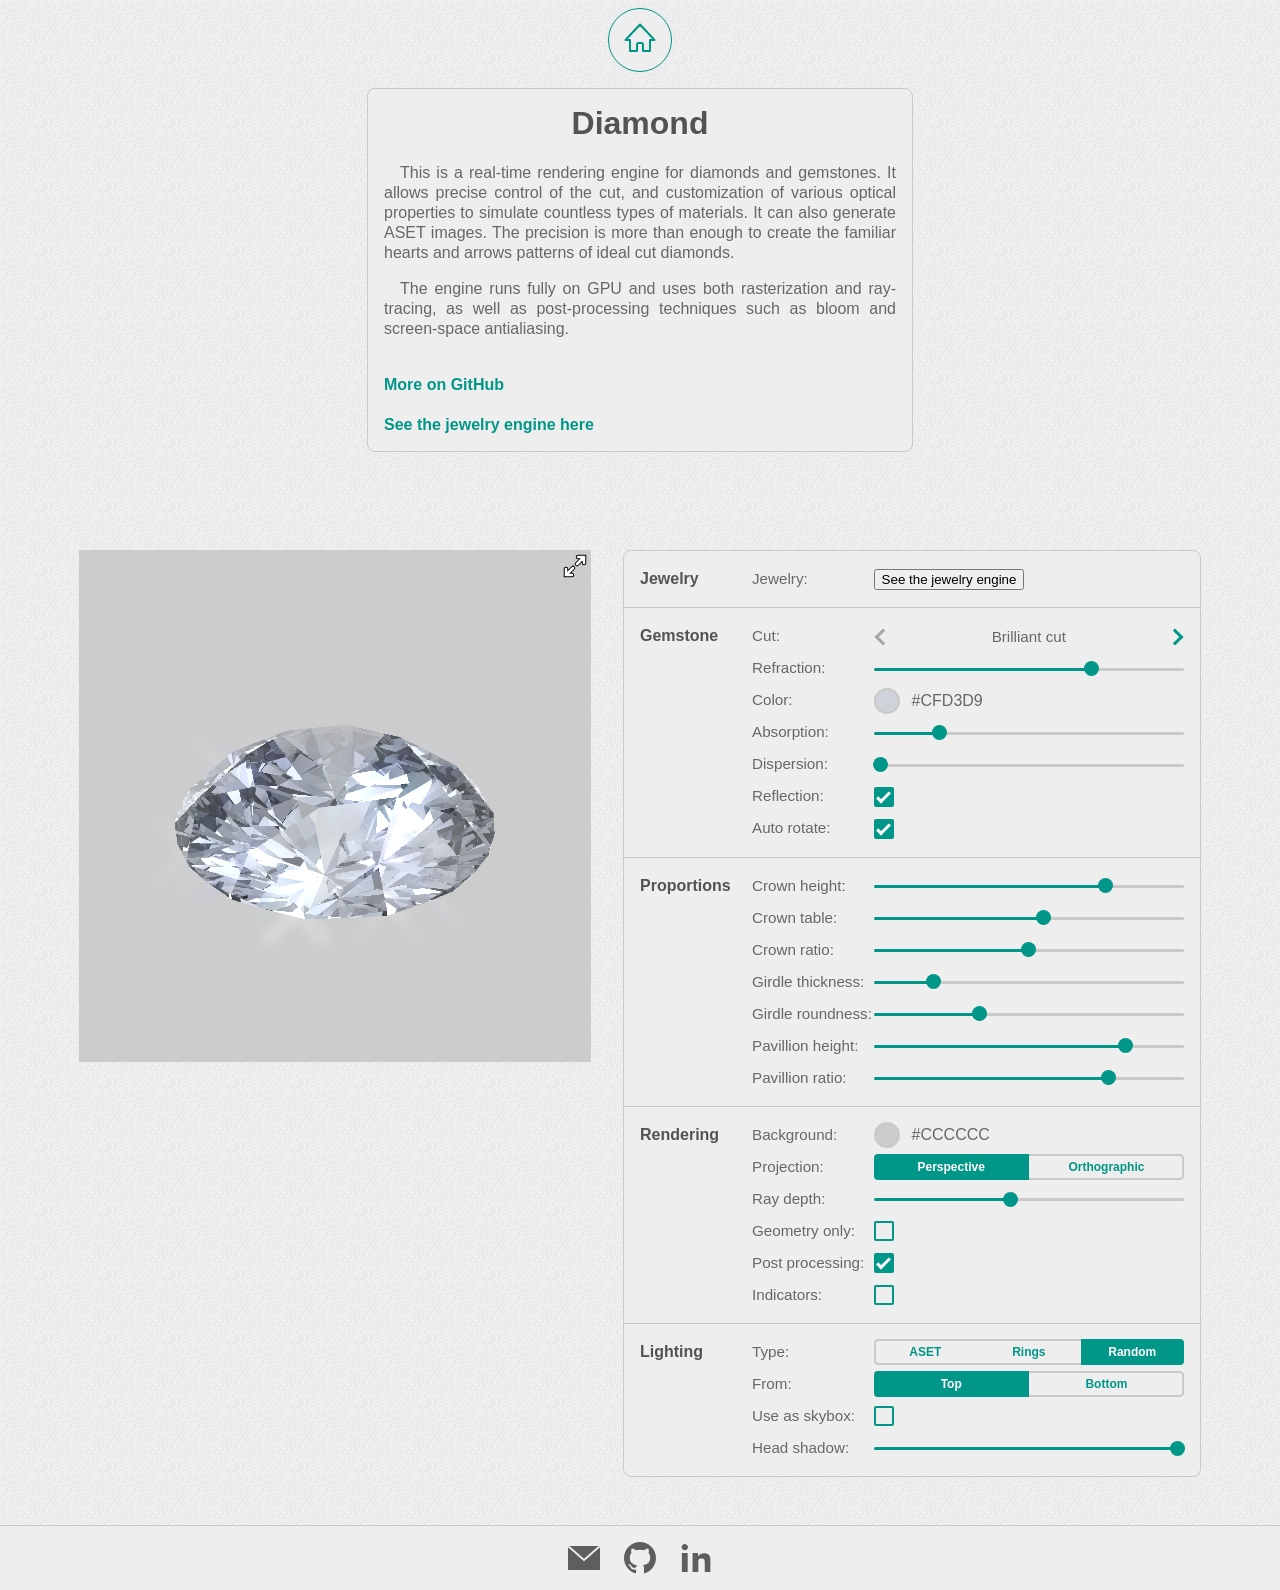
<file: docs/index.html>
<!DOCTYPE html>
<html lang="en">

  <head>
    <meta charset="utf-8">
    <meta name="description" content="Ray-tracing engine for real-time diamond rendering in WebGL" />
    <title>Diamond</title>

    <meta name="viewport" content="width=device-width, initial-scale=1.0">

    <link rel="icon" type="image/png" href="favicon-16x16.png" sizes="16x16">
    <link rel="icon" type="image/png" href="favicon-32x32.png" sizes="32x32">
    <link rel="icon" type="image/png" href="favicon-96x96.png" sizes="96x96">
    <link rel="stylesheet" type="text/css" href="css/page.css?v=2023-02-05T16%3A22%3A16.130Z">
  </head>

  <body>
    <header>
      <a class="logo logo-animate-fill" href="https://piellardj.github.io" id="back-to-home-button" title="Home" aria-label="Home">
        <svg class="logo-icon" xmlns="http://www.w3.org/2000/svg" width="64" height="64" viewBox="0 0 64 64">
          <g stroke-width="2">
            <path fill="none" stroke-linejoin="round" d="M17.5,32h4.5v11h7v-7l1,-1h4l1,1v7h7v-11h4.5L32,16.5z" />
        </svg>
      </a>
    </header>
    <main>
      <div class="intro">
        <h1>Diamond</h1>

        <div class="description">
          <p>This is a real-time rendering engine for diamonds and gemstones. It allows precise control of the cut, and customization of various optical properties to simulate countless types of materials. It can also generate ASET images. The precision is more than enough to create the familiar hearts and arrows patterns of ideal cut diamonds.</p>
          <p>The engine runs fully on GPU and uses both rasterization and ray-tracing, as well as post-processing techniques such as bloom and screen-space antialiasing.</p>

          <br>

          <a href="https://github.com/piellardj/diamond-webgl">More on GitHub</a> <br />
          <br />
          <a href="./jewelry">See the jewelry engine here</a>
        </div>
      </div>
      <div id="error-messages">
        <noscript>
          You need to enable Javascript to run this experiment.
        </noscript>
      </div>

      <input type="checkbox" id="fullscreen-checkbox-id" class="hidden">
      <div class="demo">
        <input type="checkbox" id="side-pane-checkbox-id" class="hidden">
        <div id="canvas-container">
          <canvas id="canvas"></canvas>
          <div class="loader">
            <span></span>
            <div class="loader-animation"></div>
          </div>
          <div id="indicators">
            <div id="fps-indicator-indicator-id">
              FPS: <span></span>
            </div>
            <div id="triangles-count-indicator-indicator-id">
              Triangles: <span></span>
            </div>
            <div id="facets-count-indicator-indicator-id">
              Facets: <span></span>
            </div>
          </div>
          <div id="canvas-buttons-column">
            <label class="canvas-button" id="fullscreen-toggle-id" for="fullscreen-checkbox-id"></label>
            <label class="canvas-button" id="side-pane-toggle-id" for="side-pane-checkbox-id"></label>
          </div>
        </div>
        <div class="controls-block">
          <label class="canvas-button" id="side-pane-close-toggle-id" for="side-pane-checkbox-id">
            <svg xmlns="http://www.w3.org/2000/svg" width="32" height="32" viewBox="0 0 32 32">
              <line x1="22" y1="22" x2="10" y2="10" stroke-linecap="round" stroke-width="2" />
              <line x1="22" y1="10" x2="10" y2="22" stroke-linecap="round" stroke-width="2" />
            </svg>
          </label>
          <section class="controls-section">
            <h2>Jewelry</h2>

            <div class="controls-list">
              <div class="control" id="control-jewelry-link">
                <label>Jewelry:</label>
                <button class="button  compact" id="jewelry-link">See the jewelry engine</button>
              </div>
            </div>
          </section>
          <hr />
          <section class="controls-section">
            <h2>Gemstone</h2>

            <div class="controls-list">
              <div class="control" id="control-gem-cut-picker-id">
                <label>Cut:</label>
                <div class="inline-picker compact" id="gem-cut-picker-id" style='flex:1' data-placeholder=Custom>
                  <button class="picker-button left" aria-label="Previous value">&nbsp;</button>
                  <span></span>
                  <button class="picker-button right" aria-label="Next value">&nbsp;</button>
                  <input type="radio" name="gem-cut-picker-id" value="CUSTOM CUT" checked data-label="Brilliant cut">
                  <input type="radio" name="gem-cut-picker-id" value="princess.obj" data-label="Princess">
                  <input type="radio" name="gem-cut-picker-id" value="pc40044.obj" data-label="Free-form">
                  <input type="radio" name="gem-cut-picker-id" value="step_cut.obj" data-label="Step cut">
                  <input type="radio" name="gem-cut-picker-id" value="brilliant_cut_triangle.obj" data-label="Brilliant cut triangle">
                  <input type="radio" name="gem-cut-picker-id" value="oval_cut.obj" data-label="Oval">
                </div>
              </div>
              <div class="control" id="control-refraction-range-id">
                <label>Refraction:</label>
                <div class="range-container">
                  <input type="range" min="1" max="3" value="2.42" step="0.01" class="slider" id="refraction-range-id">
                  <div class="range-skin-container">
                    <div class="range-stub">
                      <span class="range-bar range-bar-left range-stub-left"></span>
                    </div>
                    <div class="range-progress">
                      <div class="range-progress-left">
                        <span class="range-bar range-bar-left"></span>
                        <span class="range-handle"></span>
                        <output for="refraction-range-id" class="range-tooltip"></output>
                      </div>
                      <div class="range-progress-right">
                        <span class="range-bar range-bar-right"></span>
                      </div>
                    </div>
                    <div class="range-stub">
                      <span class="range-bar range-bar-right range-stub-right"></span>
                    </div>
                  </div>
                </div>
              </div>
              <div class="control" id="control-gem-color-picker-id">
                <label>Color:</label>

                <div class="color-picker-container">
                  <div class="color-picker  compact" id="gem-color-picker-id" data-current-color="#CFD3D9">
                    <div class="color-preview">&nbsp;</div>
                    <span class="color-value">#CFD3D9</span>
                  </div>
                </div>
              </div>
              <div class="control" id="control-absorption-range-id">
                <label>Absorption:</label>
                <div class="range-container">
                  <input type="range" min="0" max="10" value="2" step="0.1" class="slider" id="absorption-range-id">
                  <div class="range-skin-container">
                    <div class="range-stub">
                      <span class="range-bar range-bar-left range-stub-left"></span>
                    </div>
                    <div class="range-progress">
                      <div class="range-progress-left">
                        <span class="range-bar range-bar-left"></span>
                        <span class="range-handle"></span>
                        <output for="absorption-range-id" class="range-tooltip"></output>
                      </div>
                      <div class="range-progress-right">
                        <span class="range-bar range-bar-right"></span>
                      </div>
                    </div>
                    <div class="range-stub">
                      <span class="range-bar range-bar-right range-stub-right"></span>
                    </div>
                  </div>
                </div>
              </div>
              <div class="control" id="control-dispersion-range-id">
                <label>Dispersion:</label>
                <div class="range-container">
                  <input type="range" min="0" max="0.3" value="0" step="0.001" class="slider" id="dispersion-range-id">
                  <div class="range-skin-container">
                    <div class="range-stub">
                      <span class="range-bar range-bar-left range-stub-left"></span>
                    </div>
                    <div class="range-progress">
                      <div class="range-progress-left">
                        <span class="range-bar range-bar-left"></span>
                        <span class="range-handle"></span>
                        <output for="dispersion-range-id" class="range-tooltip"></output>
                      </div>
                      <div class="range-progress-right">
                        <span class="range-bar range-bar-right"></span>
                      </div>
                    </div>
                    <div class="range-stub">
                      <span class="range-bar range-bar-right range-stub-right"></span>
                    </div>
                  </div>
                </div>
              </div>
              <div class="control" id="control-reflection-checkbox-id">
                <label>Reflection:</label>
                <div class="checkbox">
                  <input type="checkbox" id="reflection-checkbox-id" checked>
                  <label for="reflection-checkbox-id" class="checkmark"></label>
                </div>
              </div>
              <div class="control" id="control-auto-rotate-checkbox-id">
                <label>Auto rotate:</label>
                <div class="checkbox">
                  <input type="checkbox" id="auto-rotate-checkbox-id" checked>
                  <label for="auto-rotate-checkbox-id" class="checkmark"></label>
                </div>
              </div>
            </div>
          </section>
          <hr />
          <section class="controls-section" id="section-custom-cut-section">
            <h2>Proportions</h2>

            <div class="controls-list">
              <div class="control" id="control-custom-cut-crown-height-range-id">
                <label>Crown height:</label>
                <div class="range-container">
                  <input type="range" min="0" max="0.2" value="0.152" step="0.002" class="slider" id="custom-cut-crown-height-range-id">
                  <div class="range-skin-container">
                    <div class="range-stub">
                      <span class="range-bar range-bar-left range-stub-left"></span>
                    </div>
                    <div class="range-progress">
                      <div class="range-progress-left">
                        <span class="range-bar range-bar-left"></span>
                        <span class="range-handle"></span>
                        <output for="custom-cut-crown-height-range-id" class="range-tooltip"></output>
                      </div>
                      <div class="range-progress-right">
                        <span class="range-bar range-bar-right"></span>
                      </div>
                    </div>
                    <div class="range-stub">
                      <span class="range-bar range-bar-right range-stub-right"></span>
                    </div>
                  </div>
                </div>
              </div>
              <div class="control" id="control-custom-cut-crown-table-range-id">
                <label>Crown table:</label>
                <div class="range-container">
                  <input type="range" min="0" max="1" value="0.551" step="0.001" class="slider" id="custom-cut-crown-table-range-id">
                  <div class="range-skin-container">
                    <div class="range-stub">
                      <span class="range-bar range-bar-left range-stub-left"></span>
                    </div>
                    <div class="range-progress">
                      <div class="range-progress-left">
                        <span class="range-bar range-bar-left"></span>
                        <span class="range-handle"></span>
                        <output for="custom-cut-crown-table-range-id" class="range-tooltip"></output>
                      </div>
                      <div class="range-progress-right">
                        <span class="range-bar range-bar-right"></span>
                      </div>
                    </div>
                    <div class="range-stub">
                      <span class="range-bar range-bar-right range-stub-right"></span>
                    </div>
                  </div>
                </div>
              </div>
              <div class="control" id="control-custom-cut-crown-ratio-range-id">
                <label>Crown ratio:</label>
                <div class="range-container">
                  <input type="range" min="0" max="1" value="0.5" step="0.01" class="slider" id="custom-cut-crown-ratio-range-id">
                  <div class="range-skin-container">
                    <div class="range-stub">
                      <span class="range-bar range-bar-left range-stub-left"></span>
                    </div>
                    <div class="range-progress">
                      <div class="range-progress-left">
                        <span class="range-bar range-bar-left"></span>
                        <span class="range-handle"></span>
                        <output for="custom-cut-crown-ratio-range-id" class="range-tooltip"></output>
                      </div>
                      <div class="range-progress-right">
                        <span class="range-bar range-bar-right"></span>
                      </div>
                    </div>
                    <div class="range-stub">
                      <span class="range-bar range-bar-right range-stub-right"></span>
                    </div>
                  </div>
                </div>
              </div>
              <div class="control" id="control-custom-cut-girdle-thickness-range-id">
                <label>Girdle thickness:</label>
                <div class="range-container">
                  <input type="range" min="0" max="0.1" value="0.018" step="0.001" class="slider" id="custom-cut-girdle-thickness-range-id">
                  <div class="range-skin-container">
                    <div class="range-stub">
                      <span class="range-bar range-bar-left range-stub-left"></span>
                    </div>
                    <div class="range-progress">
                      <div class="range-progress-left">
                        <span class="range-bar range-bar-left"></span>
                        <span class="range-handle"></span>
                        <output for="custom-cut-girdle-thickness-range-id" class="range-tooltip"></output>
                      </div>
                      <div class="range-progress-right">
                        <span class="range-bar range-bar-right"></span>
                      </div>
                    </div>
                    <div class="range-stub">
                      <span class="range-bar range-bar-right range-stub-right"></span>
                    </div>
                  </div>
                </div>
              </div>
              <div class="control" id="control-custom-cut-girdle-roundness-range-id">
                <label>Girdle roundness:</label>
                <div class="range-container">
                  <input type="range" min="0" max="3" value="1" step="1" class="slider" id="custom-cut-girdle-roundness-range-id">
                  <div class="range-skin-container">
                    <div class="range-stub">
                      <span class="range-bar range-bar-left range-stub-left"></span>
                    </div>
                    <div class="range-progress">
                      <div class="range-progress-left">
                        <span class="range-bar range-bar-left"></span>
                        <span class="range-handle"></span>
                        <output for="custom-cut-girdle-roundness-range-id" class="range-tooltip"></output>
                      </div>
                      <div class="range-progress-right">
                        <span class="range-bar range-bar-right"></span>
                      </div>
                    </div>
                    <div class="range-stub">
                      <span class="range-bar range-bar-right range-stub-right"></span>
                    </div>
                  </div>
                </div>
              </div>
              <div class="control" id="control-custom-cut-pavillion-height-range-id">
                <label>Pavillion height:</label>
                <div class="range-container">
                  <input type="range" min="0.1" max="0.5" value="0.43" step="0.005" class="slider" id="custom-cut-pavillion-height-range-id">
                  <div class="range-skin-container">
                    <div class="range-stub">
                      <span class="range-bar range-bar-left range-stub-left"></span>
                    </div>
                    <div class="range-progress">
                      <div class="range-progress-left">
                        <span class="range-bar range-bar-left"></span>
                        <span class="range-handle"></span>
                        <output for="custom-cut-pavillion-height-range-id" class="range-tooltip"></output>
                      </div>
                      <div class="range-progress-right">
                        <span class="range-bar range-bar-right"></span>
                      </div>
                    </div>
                    <div class="range-stub">
                      <span class="range-bar range-bar-right range-stub-right"></span>
                    </div>
                  </div>
                </div>
              </div>
              <div class="control" id="control-custom-cut-pavillion-ratio-range-id">
                <label>Pavillion ratio:</label>
                <div class="range-container">
                  <input type="range" min="0" max="1" value="0.77" step="0.01" class="slider" id="custom-cut-pavillion-ratio-range-id">
                  <div class="range-skin-container">
                    <div class="range-stub">
                      <span class="range-bar range-bar-left range-stub-left"></span>
                    </div>
                    <div class="range-progress">
                      <div class="range-progress-left">
                        <span class="range-bar range-bar-left"></span>
                        <span class="range-handle"></span>
                        <output for="custom-cut-pavillion-ratio-range-id" class="range-tooltip"></output>
                      </div>
                      <div class="range-progress-right">
                        <span class="range-bar range-bar-right"></span>
                      </div>
                    </div>
                    <div class="range-stub">
                      <span class="range-bar range-bar-right range-stub-right"></span>
                    </div>
                  </div>
                </div>
              </div>
            </div>
          </section>
          <hr />
          <section class="controls-section">
            <h2>Rendering</h2>

            <div class="controls-list">
              <div class="control" id="control-background-color-picker-id">
                <label>Background:</label>

                <div class="color-picker-container">
                  <div class="color-picker  compact" id="background-color-picker-id" data-current-color="#CCCCCC">
                    <div class="color-preview">&nbsp;</div>
                    <span class="color-value">#CCCCCC</span>
                  </div>
                </div>
              </div>
              <div class="control" id="control-projection-tabs-id">
                <label>Projection:</label>
                <div class="tabs compact" id="projection-tabs-id-id">
                  <input type="radio" name="projection-tabs-id" value="perspective" id="projection-tabs-id-perspective-id" checked />
                  <label for="projection-tabs-id-perspective-id">Perspective</label>
                  <input type="radio" name="projection-tabs-id" value="orthographic" id="projection-tabs-id-orthographic-id" />
                  <label for="projection-tabs-id-orthographic-id">Orthographic</label>
                </div>
              </div>
              <div class="control" id="control-ray-depth-range-id">
                <label>Ray depth:</label>
                <div class="range-container">
                  <input type="range" min="0" max="16" value="7" step="0.1" class="slider" id="ray-depth-range-id">
                  <div class="range-skin-container">
                    <div class="range-stub">
                      <span class="range-bar range-bar-left range-stub-left"></span>
                    </div>
                    <div class="range-progress">
                      <div class="range-progress-left">
                        <span class="range-bar range-bar-left"></span>
                        <span class="range-handle"></span>
                        <output for="ray-depth-range-id" class="range-tooltip"></output>
                      </div>
                      <div class="range-progress-right">
                        <span class="range-bar range-bar-right"></span>
                      </div>
                    </div>
                    <div class="range-stub">
                      <span class="range-bar range-bar-right range-stub-right"></span>
                    </div>
                  </div>
                </div>
              </div>
              <div class="control" id="control-only-normals-checkbox-id">
                <label>Geometry only:</label>
                <div class="checkbox">
                  <input type="checkbox" id="only-normals-checkbox-id">
                  <label for="only-normals-checkbox-id" class="checkmark"></label>
                </div>
              </div>
              <div class="control" id="control-post-processing-checkbox-id">
                <label>Post processing:</label>
                <div class="checkbox">
                  <input type="checkbox" id="post-processing-checkbox-id" checked>
                  <label for="post-processing-checkbox-id" class="checkmark"></label>
                </div>
              </div>
              <div class="control" id="control-high-dpi-checkbox-id">
                <label>High DPI:</label>
                <div class="checkbox">
                  <input type="checkbox" id="high-dpi-checkbox-id">
                  <label for="high-dpi-checkbox-id" class="checkmark"></label>
                </div>
              </div>
              <div class="control" id="control-display-indicators-checkbox-id">
                <label>Indicators:</label>
                <div class="checkbox">
                  <input type="checkbox" id="display-indicators-checkbox-id">
                  <label for="display-indicators-checkbox-id" class="checkmark"></label>
                </div>
              </div>
            </div>
          </section>
          <hr />
          <section class="controls-section">
            <h2>Lighting</h2>

            <div class="controls-list">
              <div class="control" id="control-light-type-tabs-id">
                <label>Type:</label>
                <div class="tabs compact" id="light-type-tabs-id-id">
                  <input type="radio" name="light-type-tabs-id" value="0" id="light-type-tabs-id-0-id" />
                  <label for="light-type-tabs-id-0-id">ASET</label>
                  <input type="radio" name="light-type-tabs-id" value="1" id="light-type-tabs-id-1-id" />
                  <label for="light-type-tabs-id-1-id">Rings</label>
                  <input type="radio" name="light-type-tabs-id" value="2" id="light-type-tabs-id-2-id" checked />
                  <label for="light-type-tabs-id-2-id">Random</label>
                </div>
              </div>
              <div class="control" id="control-light-direction-tabs-id">
                <label>From:</label>
                <div class="tabs compact" id="light-direction-tabs-id-id">
                  <input type="radio" name="light-direction-tabs-id" value="downward" id="light-direction-tabs-id-downward-id" checked />
                  <label for="light-direction-tabs-id-downward-id">Top</label>
                  <input type="radio" name="light-direction-tabs-id" value="upward" id="light-direction-tabs-id-upward-id" />
                  <label for="light-direction-tabs-id-upward-id">Bottom</label>
                </div>
              </div>
              <div class="control" id="control-display-skybox-checkbox-id">
                <label>Use as skybox:</label>
                <div class="checkbox">
                  <input type="checkbox" id="display-skybox-checkbox-id">
                  <label for="display-skybox-checkbox-id" class="checkmark"></label>
                </div>
              </div>
              <div class="control" id="control-head-shadow-range-id">
                <label>Head shadow:</label>
                <div class="range-container">
                  <input type="range" min="0" max="1" value="1" step="0.05" class="slider" id="head-shadow-range-id">
                  <div class="range-skin-container">
                    <div class="range-stub">
                      <span class="range-bar range-bar-left range-stub-left"></span>
                    </div>
                    <div class="range-progress">
                      <div class="range-progress-left">
                        <span class="range-bar range-bar-left"></span>
                        <span class="range-handle"></span>
                        <output for="head-shadow-range-id" class="range-tooltip"></output>
                      </div>
                      <div class="range-progress-right">
                        <span class="range-bar range-bar-right"></span>
                      </div>
                    </div>
                    <div class="range-stub">
                      <span class="range-bar range-bar-right range-stub-right"></span>
                    </div>
                  </div>
                </div>
              </div>
            </div>
          </section>
          <hr />
          <section class="controls-section" id="section-debug-section-id">
            <h2>Debug</h2>

            <div class="controls-list">
              <div class="control" id="control-raytraced-volume-checkbox-id">
                <label>Raytraced volume:</label>
                <div class="checkbox">
                  <input type="checkbox" id="raytraced-volume-checkbox-id">
                  <label for="raytraced-volume-checkbox-id" class="checkmark"></label>
                </div>
              </div>
              <div class="control" id="control-display-normals-checkbox-id">
                <label>Display normals:</label>
                <div class="checkbox">
                  <input type="checkbox" id="display-normals-checkbox-id">
                  <label for="display-normals-checkbox-id" class="checkmark"></label>
                </div>
              </div>
              <div class="control" id="control-verbose-checkbox-id">
                <label>Verbose:</label>
                <div class="checkbox">
                  <input type="checkbox" id="verbose-checkbox-id">
                  <label for="verbose-checkbox-id" class="checkmark"></label>
                </div>
              </div>
            </div>
          </section>
        </div>
      </div>
    </main>

    <footer>
      <div class="badge-shelf">
        <a class="badge" href="mailto:jeremie.piellard@gmail.com" title="Email">
          <svg xmlns="http://www.w3.org/2000/svg" width="32px" height="32px" viewBox="0 0 512 512">
            <path d="M512 85V448H0V85l256 224L512 85zM488 64H24L256 267 488 64z" />
          </svg>
        </a>

        <a class="badge" href="https://github.com/piellardj" title="GitHub">
          <svg xmlns="http://www.w3.org/2000/svg" width="32px" height="32px" viewBox="0 0 1024 1024">
            <path d="M512 0C229 0 0 229 0 512c0 226 147 418 350 486 26 5 35-11 35-25 0-12 0-53-1-95C242 909 212 818 212 818c-23-59-57-75-57-75-47-32 4-31 4-31 51 4 78 53 78 53 46 78 120 56 149 43 5-33 18-56 33-68C305 725 185 682 185 485c0-56 20-102 53-137-5-13-23-65 5-136 0 0 43-14 141 53 41-11 85-17 128-17 44 0 87 6 128 17 98-66 141-52 141-52 28 71 10 123 5 136 33 36 53 81 53 137 0 197-120 240-234 253 18 16 35 47 35 95 0 68-1 124-1 141 0 14 9 30 35 25C877 930 1024 738 1024 512 1024 229 795 0 512 0z" />
          </svg>
        </a>

        <a class="badge" href="https://www.linkedin.com/in/jeremie-piellard/" title="LinkedIn">
          <svg xmlns="http://www.w3.org/2000/svg" width="32px" height="32px" viewBox="0 0 512 512">
            <path d="M30 177l93-1v304l-93 1v-304z" />
            <path d="M200 177l89-1v39l0 11c26-26 53-45 97-45 51 0 100 21 100 91v208l-90 1v-159c0-35-9-58-51-58-37 0-52 7-52 55v160l-92 1v-304z" />
            <path d="M128 81c0 28-23 51-51 51s-51-23-51-51c0-28 23-51 51-51 28 0 51 23 51 51z" />
          </svg>
        </a>
      </div>
    </footer>
    <script type="text/javascript">
      var Page = Page || {};
      Object.defineProperty(Page, "version", {
        value: "2023-02-05T16%3A22%3A16.130Z",
        writable: false,
      });
    </script>
    <script src="script/page.min.js?v=2023-02-05T16%3A22%3A16.130Z"></script>
    <script src="script/main.min.js?v=2023-02-05T16%3A22%3A16.130Z"></script>
  </body>

</html>
</file>
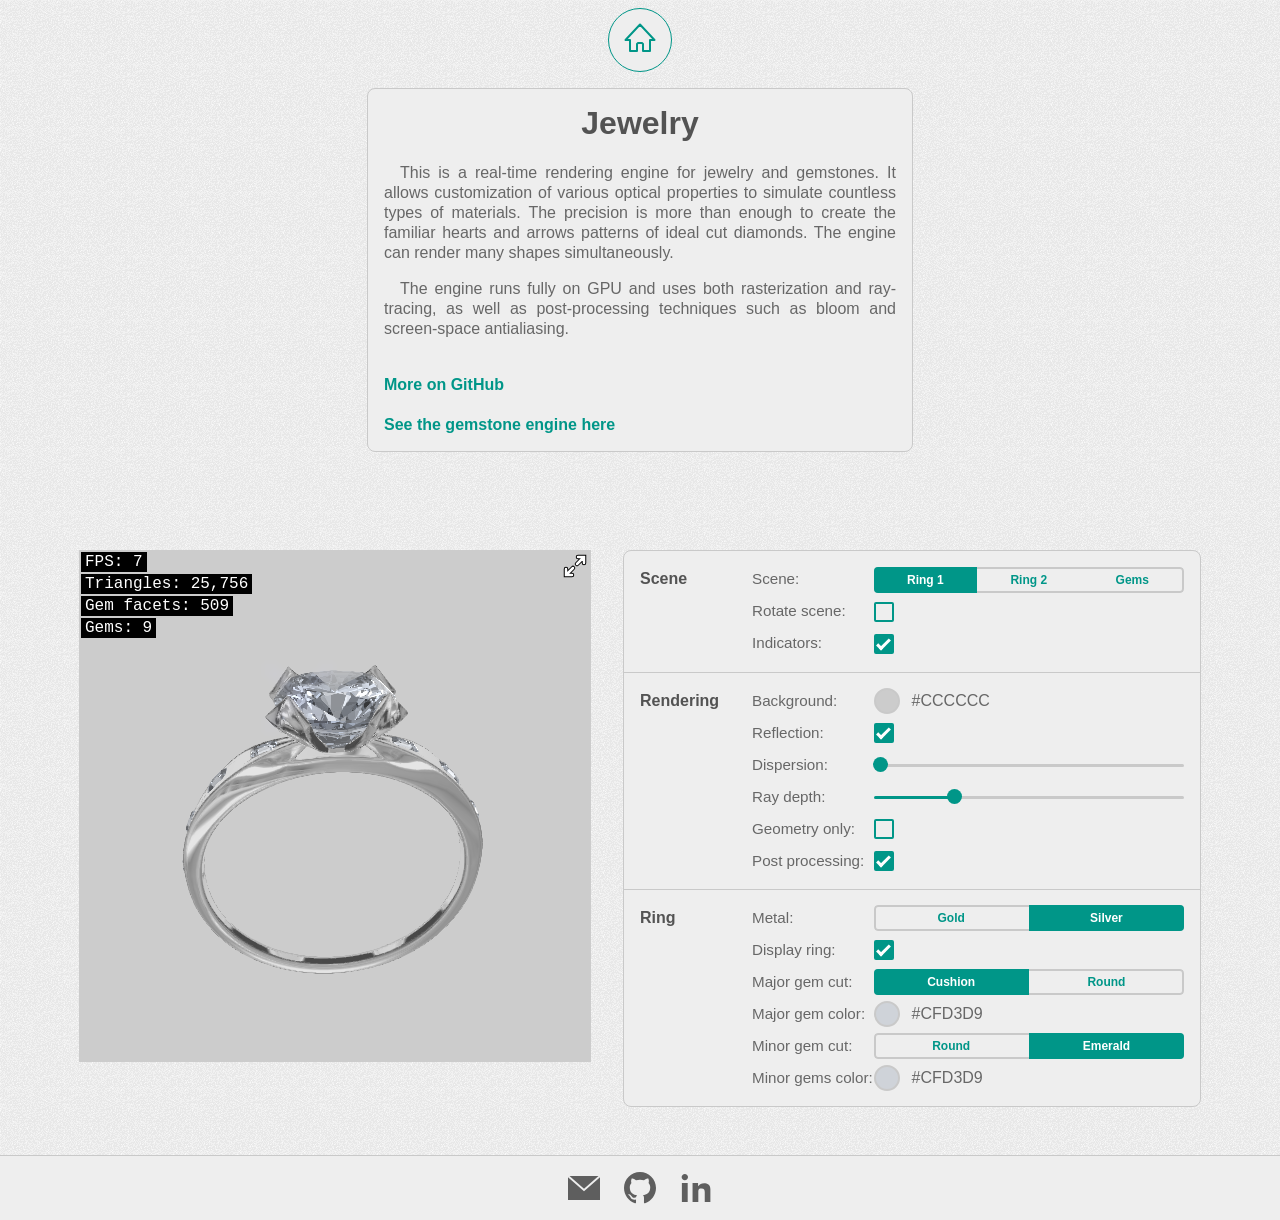
<file: docs/jewelery/index.html>
<!DOCTYPE html>
<html lang="en">

  <head>
    <meta charset="utf-8">
    <meta name="description" content="Ray-tracing engine for real-time jewelry rendering in WebGL" />
    <title>Jewelry</title>

    <meta name="viewport" content="width=device-width, initial-scale=1.0">

    <link rel="icon" type="image/png" href="favicon-16x16.png" sizes="16x16">
    <link rel="icon" type="image/png" href="favicon-32x32.png" sizes="32x32">
    <link rel="icon" type="image/png" href="favicon-96x96.png" sizes="96x96">
    <link rel="stylesheet" type="text/css" href="css/page.css?v=2023-02-05T16%3A22%3A16.251Z">
  </head>

  <body>
    <header>
      <a class="logo logo-animate-fill" href="https://piellardj.github.io" id="back-to-home-button" title="Home" aria-label="Home">
        <svg class="logo-icon" xmlns="http://www.w3.org/2000/svg" width="64" height="64" viewBox="0 0 64 64">
          <g stroke-width="2">
            <path fill="none" stroke-linejoin="round" d="M17.5,32h4.5v11h7v-7l1,-1h4l1,1v7h7v-11h4.5L32,16.5z" />
        </svg>
      </a>
    </header>
    <main>
      <div class="intro">
        <h1>Jewelry</h1>

        <div class="description">
          <p>This is a real-time rendering engine for jewelry and gemstones. It allows customization of various optical properties to simulate countless types of materials. The precision is more than enough to create the familiar hearts and arrows patterns of ideal cut diamonds. The engine can render many shapes simultaneously.</p>
          <p>The engine runs fully on GPU and uses both rasterization and ray-tracing, as well as post-processing techniques such as bloom and screen-space antialiasing.</p>

          <br>

          <a href="https://github.com/piellardj/diamond-webgl">More on GitHub</a> <br />
          <br />
          <a href="..">See the gemstone engine here</a>
        </div>
      </div>
      <div id="error-messages">
        <noscript>
          You need to enable Javascript to run this experiment.
        </noscript>
      </div>

      <input type="checkbox" id="fullscreen-checkbox-id" class="hidden">
      <div class="demo">
        <input type="checkbox" id="side-pane-checkbox-id" class="hidden">
        <div id="canvas-container">
          <canvas id="canvas"></canvas>
          <div class="loader">
            <span></span>
            <div class="loader-animation"></div>
          </div>
          <div id="indicators">
            <div id="fps-indicator-indicator-id">
              FPS: <span></span>
            </div>
            <div id="triangles-count-indicator-indicator-id">
              Triangles: <span></span>
            </div>
            <div id="facets-count-indicator-indicator-id">
              Gem facets: <span></span>
            </div>
            <div id="gems-count-indicator-indicator-id">
              Gems: <span></span>
            </div>
          </div>
          <div id="canvas-buttons-column">
            <label class="canvas-button" id="fullscreen-toggle-id" for="fullscreen-checkbox-id"></label>
            <label class="canvas-button" id="side-pane-toggle-id" for="side-pane-checkbox-id"></label>
          </div>
        </div>
        <div class="controls-block">
          <label class="canvas-button" id="side-pane-close-toggle-id" for="side-pane-checkbox-id">
            <svg xmlns="http://www.w3.org/2000/svg" width="32" height="32" viewBox="0 0 32 32">
              <line x1="22" y1="22" x2="10" y2="10" stroke-linecap="round" stroke-width="2" />
              <line x1="22" y1="10" x2="10" y2="22" stroke-linecap="round" stroke-width="2" />
            </svg>
          </label>
          <section class="controls-section">
            <h2>Scene</h2>

            <div class="controls-list">
              <div class="control" id="control-scene-tabs-id">
                <label>Scene:</label>
                <div class="tabs compact" id="scene-tabs-id-id">
                  <input type="radio" name="scene-tabs-id" value="engagement-ring" id="scene-tabs-id-engagement-ring-id" checked />
                  <label for="scene-tabs-id-engagement-ring-id">Ring 1</label>
                  <input type="radio" name="scene-tabs-id" value="ring" id="scene-tabs-id-ring-id" />
                  <label for="scene-tabs-id-ring-id">Ring 2</label>
                  <input type="radio" name="scene-tabs-id" value="gems" id="scene-tabs-id-gems-id" />
                  <label for="scene-tabs-id-gems-id">Gems</label>
                </div>
              </div>
              <div class="control" id="control-auto-rotate-checkbox-id">
                <label>Rotate scene:</label>
                <div class="checkbox">
                  <input type="checkbox" id="auto-rotate-checkbox-id">
                  <label for="auto-rotate-checkbox-id" class="checkmark"></label>
                </div>
              </div>
              <div class="control" id="control-auto-rotate-gems-checkbox-id">
                <label>Rotate gems:</label>
                <div class="checkbox">
                  <input type="checkbox" id="auto-rotate-gems-checkbox-id" checked>
                  <label for="auto-rotate-gems-checkbox-id" class="checkmark"></label>
                </div>
              </div>
              <div class="control" id="control-display-indicators-checkbox-id">
                <label>Indicators:</label>
                <div class="checkbox">
                  <input type="checkbox" id="display-indicators-checkbox-id" checked>
                  <label for="display-indicators-checkbox-id" class="checkmark"></label>
                </div>
              </div>
            </div>
          </section>
          <hr />
          <section class="controls-section">
            <h2>Rendering</h2>

            <div class="controls-list">
              <div class="control" id="control-background-color-picker-id">
                <label>Background:</label>

                <div class="color-picker-container">
                  <div class="color-picker  compact" id="background-color-picker-id" data-current-color="#CCCCCC">
                    <div class="color-preview">&nbsp;</div>
                    <span class="color-value">#CCCCCC</span>
                  </div>
                </div>
              </div>
              <div class="control" id="control-reflection-checkbox-id">
                <label>Reflection:</label>
                <div class="checkbox">
                  <input type="checkbox" id="reflection-checkbox-id" checked>
                  <label for="reflection-checkbox-id" class="checkmark"></label>
                </div>
              </div>
              <div class="control" id="control-dispersion-range-id">
                <label>Dispersion:</label>
                <div class="range-container">
                  <input type="range" min="0" max="0.3" value="0" step="0.001" class="slider" id="dispersion-range-id">
                  <div class="range-skin-container">
                    <div class="range-stub">
                      <span class="range-bar range-bar-left range-stub-left"></span>
                    </div>
                    <div class="range-progress">
                      <div class="range-progress-left">
                        <span class="range-bar range-bar-left"></span>
                        <span class="range-handle"></span>
                        <output for="dispersion-range-id" class="range-tooltip"></output>
                      </div>
                      <div class="range-progress-right">
                        <span class="range-bar range-bar-right"></span>
                      </div>
                    </div>
                    <div class="range-stub">
                      <span class="range-bar range-bar-right range-stub-right"></span>
                    </div>
                  </div>
                </div>
              </div>
              <div class="control" id="control-ray-depth-range-id">
                <label>Ray depth:</label>
                <div class="range-container">
                  <input type="range" min="3" max="7" value="4" step="0.1" class="slider" id="ray-depth-range-id">
                  <div class="range-skin-container">
                    <div class="range-stub">
                      <span class="range-bar range-bar-left range-stub-left"></span>
                    </div>
                    <div class="range-progress">
                      <div class="range-progress-left">
                        <span class="range-bar range-bar-left"></span>
                        <span class="range-handle"></span>
                        <output for="ray-depth-range-id" class="range-tooltip"></output>
                      </div>
                      <div class="range-progress-right">
                        <span class="range-bar range-bar-right"></span>
                      </div>
                    </div>
                    <div class="range-stub">
                      <span class="range-bar range-bar-right range-stub-right"></span>
                    </div>
                  </div>
                </div>
              </div>
              <div class="control" id="control-projection-tabs-id">
                <label>Projection:</label>
                <div class="tabs compact" id="projection-tabs-id-id">
                  <input type="radio" name="projection-tabs-id" value="perspective" id="projection-tabs-id-perspective-id" checked />
                  <label for="projection-tabs-id-perspective-id">Perspective</label>
                  <input type="radio" name="projection-tabs-id" value="orthographic" id="projection-tabs-id-orthographic-id" />
                  <label for="projection-tabs-id-orthographic-id">Orthographic</label>
                </div>
              </div>
              <div class="control" id="control-only-normals-checkbox-id">
                <label>Geometry only:</label>
                <div class="checkbox">
                  <input type="checkbox" id="only-normals-checkbox-id">
                  <label for="only-normals-checkbox-id" class="checkmark"></label>
                </div>
              </div>
              <div class="control" id="control-post-processing-checkbox-id">
                <label>Post processing:</label>
                <div class="checkbox">
                  <input type="checkbox" id="post-processing-checkbox-id" checked>
                  <label for="post-processing-checkbox-id" class="checkmark"></label>
                </div>
              </div>
              <div class="control" id="control-high-dpi-checkbox-id">
                <label>High DPI:</label>
                <div class="checkbox">
                  <input type="checkbox" id="high-dpi-checkbox-id">
                  <label for="high-dpi-checkbox-id" class="checkmark"></label>
                </div>
              </div>
            </div>
          </section>
          <hr />
          <section class="controls-section" id="section-ring-section">
            <h2>Ring</h2>

            <div class="controls-list">
              <div class="control" id="control-support-type-tabs-id">
                <label>Metal:</label>
                <div class="tabs compact" id="support-type-tabs-id-id">
                  <input type="radio" name="support-type-tabs-id" value="gold" id="support-type-tabs-id-gold-id" />
                  <label for="support-type-tabs-id-gold-id">Gold</label>
                  <input type="radio" name="support-type-tabs-id" value="silver" id="support-type-tabs-id-silver-id" checked />
                  <label for="support-type-tabs-id-silver-id">Silver</label>
                </div>
              </div>
              <div class="control" id="control-display-ring-checkbox-id">
                <label>Display ring:</label>
                <div class="checkbox">
                  <input type="checkbox" id="display-ring-checkbox-id" checked>
                  <label for="display-ring-checkbox-id" class="checkmark"></label>
                </div>
              </div>
              <div class="control" id="control-major-gem-tabs-id">
                <label>Major gem cut:</label>
                <div class="tabs compact" id="major-gem-tabs-id-id">
                  <input type="radio" name="major-gem-tabs-id" value="cushion" id="major-gem-tabs-id-cushion-id" checked />
                  <label for="major-gem-tabs-id-cushion-id">Cushion</label>
                  <input type="radio" name="major-gem-tabs-id" value="round" id="major-gem-tabs-id-round-id" />
                  <label for="major-gem-tabs-id-round-id">Round</label>
                </div>
              </div>
              <div class="control" id="control-major-gem-color-colorpicker-id">
                <label>Major gem color:</label>

                <div class="color-picker-container">
                  <div class="color-picker  compact" id="major-gem-color-colorpicker-id" data-current-color="#CFD3D9">
                    <div class="color-preview">&nbsp;</div>
                    <span class="color-value">#CFD3D9</span>
                  </div>
                </div>
              </div>
              <div class="control" id="control-minor-gem-tabs-id">
                <label>Minor gem cut:</label>
                <div class="tabs compact" id="minor-gem-tabs-id-id">
                  <input type="radio" name="minor-gem-tabs-id" value="round" id="minor-gem-tabs-id-round-id" />
                  <label for="minor-gem-tabs-id-round-id">Round</label>
                  <input type="radio" name="minor-gem-tabs-id" value="emerald" id="minor-gem-tabs-id-emerald-id" checked />
                  <label for="minor-gem-tabs-id-emerald-id">Emerald</label>
                </div>
              </div>
              <div class="control" id="control-minor-gem-color-colorpicker-id">
                <label>Minor gems color:</label>

                <div class="color-picker-container">
                  <div class="color-picker  compact" id="minor-gem-color-colorpicker-id" data-current-color="#CFD3D9">
                    <div class="color-preview">&nbsp;</div>
                    <span class="color-value">#CFD3D9</span>
                  </div>
                </div>
              </div>
            </div>
          </section>
          <hr />
          <section class="controls-section" id="section-lighting-section">
            <h2>Lighting</h2>

            <div class="controls-list">
              <div class="control" id="control-light-direction-tabs-id">
                <label>From:</label>
                <div class="tabs compact" id="light-direction-tabs-id-id">
                  <input type="radio" name="light-direction-tabs-id" value="downward" id="light-direction-tabs-id-downward-id" checked />
                  <label for="light-direction-tabs-id-downward-id">Top</label>
                  <input type="radio" name="light-direction-tabs-id" value="upward" id="light-direction-tabs-id-upward-id" />
                  <label for="light-direction-tabs-id-upward-id">Bottom</label>
                </div>
              </div>
              <div class="control" id="control-head-shadow-range-id">
                <label>Head shadow:</label>
                <div class="range-container">
                  <input type="range" min="0" max="1" value="1" step="0.05" class="slider" id="head-shadow-range-id">
                  <div class="range-skin-container">
                    <div class="range-stub">
                      <span class="range-bar range-bar-left range-stub-left"></span>
                    </div>
                    <div class="range-progress">
                      <div class="range-progress-left">
                        <span class="range-bar range-bar-left"></span>
                        <span class="range-handle"></span>
                        <output for="head-shadow-range-id" class="range-tooltip"></output>
                      </div>
                      <div class="range-progress-right">
                        <span class="range-bar range-bar-right"></span>
                      </div>
                    </div>
                    <div class="range-stub">
                      <span class="range-bar range-bar-right range-stub-right"></span>
                    </div>
                  </div>
                </div>
              </div>
            </div>
          </section>
        </div>
      </div>
    </main>

    <footer>
      <div class="badge-shelf">
        <a class="badge" href="mailto:jeremie.piellard@gmail.com" title="Email">
          <svg xmlns="http://www.w3.org/2000/svg" width="32px" height="32px" viewBox="0 0 512 512">
            <path d="M512 85V448H0V85l256 224L512 85zM488 64H24L256 267 488 64z" />
          </svg>
        </a>

        <a class="badge" href="https://github.com/piellardj" title="GitHub">
          <svg xmlns="http://www.w3.org/2000/svg" width="32px" height="32px" viewBox="0 0 1024 1024">
            <path d="M512 0C229 0 0 229 0 512c0 226 147 418 350 486 26 5 35-11 35-25 0-12 0-53-1-95C242 909 212 818 212 818c-23-59-57-75-57-75-47-32 4-31 4-31 51 4 78 53 78 53 46 78 120 56 149 43 5-33 18-56 33-68C305 725 185 682 185 485c0-56 20-102 53-137-5-13-23-65 5-136 0 0 43-14 141 53 41-11 85-17 128-17 44 0 87 6 128 17 98-66 141-52 141-52 28 71 10 123 5 136 33 36 53 81 53 137 0 197-120 240-234 253 18 16 35 47 35 95 0 68-1 124-1 141 0 14 9 30 35 25C877 930 1024 738 1024 512 1024 229 795 0 512 0z" />
          </svg>
        </a>

        <a class="badge" href="https://www.linkedin.com/in/jeremie-piellard/" title="LinkedIn">
          <svg xmlns="http://www.w3.org/2000/svg" width="32px" height="32px" viewBox="0 0 512 512">
            <path d="M30 177l93-1v304l-93 1v-304z" />
            <path d="M200 177l89-1v39l0 11c26-26 53-45 97-45 51 0 100 21 100 91v208l-90 1v-159c0-35-9-58-51-58-37 0-52 7-52 55v160l-92 1v-304z" />
            <path d="M128 81c0 28-23 51-51 51s-51-23-51-51c0-28 23-51 51-51 28 0 51 23 51 51z" />
          </svg>
        </a>
      </div>
    </footer>
    <script type="text/javascript">
      var Page = Page || {};
      Object.defineProperty(Page, "version", {
        value: "2023-02-05T16%3A22%3A16.251Z",
        writable: false,
      });
    </script>
    <script src="script/page.min.js?v=2023-02-05T16%3A22%3A16.251Z"></script>
    <script src="script/main.min.js?v=2023-02-05T16%3A22%3A16.251Z"></script>
  </body>

</html>
</file>
<file: docs/css/page.css>
body{text-align:center}#error-messages{margin:32px 8px;color:red;font-weight:bold}.demo{display:flex;flex-flow:row wrap;align-items:flex-start;justify-content:center;user-select:none;-webkit-user-select:none;-moz-user-select:none;-ms-user-select:none}
.logo{display:block;position:relative;width:64px;height:64px;margin:8px auto 16px;border-radius:50%;user-select:none;box-sizing:border-box}.logo,.logo:hover,.logo:focus,.logo:active{border-width:1px;border-style:solid;border-color:#009688;border-color:var(--var-color-control-accent, #009688)}.logo::before,.logo svg.logo-icon,.logo::after{position:absolute;top:-1px;left:-1px;width:64px;height:64px;border-radius:50%;pointer-events:none}.logo svg.logo-icon{stroke:#009688;stroke:var(--var-color-control-accent, #009688);fill:#009688;fill:var(--var-color-control-accent, #009688)}.logo::before{content:"";transform:scale(0);-webkit-transform:scale(0);-ms-transform:scale(0);transition:.1s ease;-webkit-transition:.1s ease}.logo.logo-animate-fill .logo::before{content:"";transform:scale(0);-webkit-transform:scale(0);-ms-transform:scale(0);transition:.1s ease;-webkit-transition:.1s ease}.logo:hover::before{transform:scale(1);-webkit-transform:scale(1);-ms-transform:scale(1)}.logo.logo-animate-fill{background:#eeeeee;background:var(--var-color-block-background, #eeeeee)}.logo.logo-animate-fill::before{background:#009688;background:var(--var-color-control-accent, #009688)}.logo.logo-animate-fill:hover svg.logo-icon{fill:#fff;stroke:#fff}.logo.logo-animate-empty{background:#009688;background:var(--var-color-control-accent, #009688)}.logo.logo-animate-empty::before{top:0;left:0;width:62px;height:62px;background:#eeeeee;background:var(--var-color-block-background, #eeeeee)}
.intro{margin:auto;padding:16px;border-radius:8px;border:1px solid #c9c9c9;border:var(--var-color-block-border, 1px solid #c9c9c9);background:#eeeeee;background:var(--var-color-block-background, #eeeeee)}.intro h1{margin-top:0;text-align:center}@media only screen and (min-width: 560px){.intro{max-width:512px;border-width:1px}}.description{justify-content:center;line-height:125%;text-align:justify;text-indent:1em}
a{color:#009688;color:var(--var-color-control-accent, #009688);font-weight:bold;text-decoration:none;box-sizing:border-box;-moz-box-sizing:border-box;-webkit-box-sizing:border-box}a:focus,a:hover{border-width:0 0 2px;border-style:solid;border-color:#009688;border-color:var(--var-color-control-accent, #009688)}
.canvas-button{width:32px;height:32px;cursor:pointer}#canvas-container{position:relative;margin-bottom:16px;background:#000;overflow:hidden}@media only screen and (min-width: 540px){#canvas-container{margin:16px}}#canvas-container>canvas{width:100%;height:100%;z-index:10}#canvas-container>.loader{display:none}#indicators{display:flex;position:absolute;top:1px;left:1px;flex-direction:column;align-items:flex-start;color:#fff;font-family:"Lucida Console",Monaco,monospace;text-align:left;z-index:20}#indicators>div{flex:0 0 1em;margin:1px;padding:1px 4px;background:#000}#canvas-buttons-column{position:absolute;top:0;right:0;width:32px;z-index:30}#fullscreen-toggle-id{display:block;background-image:url("../images/resize.svg");background-position:0 0;background-size:200%}#fullscreen-toggle-id:hover{background-position-x:100%}#side-pane-toggle-id{display:none;background-image:url("../images/gear.svg");transition:transform .1s ease-in-out;-webkit-transition:transform .1s ease-in-out}#side-pane-toggle-id:hover{transform:rotate(-30deg);-webkit-transform:rotate(-30deg);-ms-transform:rotate(-30deg)}#side-pane-checkbox-id:checked+#canvas-container #side-pane-toggle-id:hover{transform:rotate(30deg);-webkit-transform:rotate(30deg);-ms-transform:rotate(30deg)}.hidden{display:none}#fullscreen-checkbox-id:checked+.demo{position:fixed;overflow:hidden}#fullscreen-checkbox-id:checked+.demo #canvas-container{position:fixed;top:0;left:0;width:100vw;height:100vh;margin:0;overflow:hidden;z-index:5}#fullscreen-checkbox-id:checked+.demo #canvas-container #canvas-buttons-column{transition:transform .2s ease-in-out;-webkit-transition:transform .2s ease-in-out}#fullscreen-checkbox-id:checked+.demo #canvas-container #fullscreen-toggle-id{background-position-y:100%}@media only screen and (min-width: 500px){#fullscreen-checkbox-id:checked+.demo #canvas-container #side-pane-toggle-id{display:block}}#fullscreen-checkbox-id:checked+.demo #side-pane-checkbox-id:checked+#canvas-container #canvas-buttons-column{transform:translateX(-400px)}
.loader{position:absolute;top:0;right:0;bottom:0;left:0;width:120px;height:120px;margin:auto}.loader>span{color:#fff;font-size:32px;line-height:120px;text-shadow:1px 1px #000,-1px 1px #000,1px -1px #000,-1px -1px #000,1px 0 #000,-1px 0 #000,0 1px #000,0 -1px #000}.loader-animation{position:absolute;top:0;left:0;width:120px;height:120px;animation:spin 1.1s linear infinite}.loader-animation:before{position:absolute;top:-1px;left:-1px;width:122px;height:122px;border:6px solid rgba(0,0,0,0);border-top:6px solid #000;border-radius:50%;content:"";z-index:50;box-sizing:border-box;-moz-box-sizing:border-box;-webkit-box-sizing:border-box}.loader-animation:after{position:absolute;top:0;left:0;width:120px;height:120px;border:4px solid rgba(0,0,0,0);border-top:4px solid #fff;border-radius:50%;content:"";z-index:51;box-sizing:border-box;-moz-box-sizing:border-box;-webkit-box-sizing:border-box}@keyframes spin{0%{transform:rotate(0deg)}100%{transform:rotate(360deg)}}
.canvas-button{width:32px;height:32px;cursor:pointer}.controls-block{flex:1 0 0;max-width:36em;margin:16px 0;padding:12px 0;border-radius:8px;border:1px solid #c9c9c9;border:var(--var-color-block-border, 1px solid #c9c9c9);background:#eeeeee;background:var(--var-color-block-background, #eeeeee);z-index:0}@media only screen and (min-width: 540px){.controls-block{margin:16px}}.controls-block>hr{margin:12px 0;clear:both;border:none;border-top:1px solid #c9c9c9;border-top:var(--var-color-block-border, 1px solid #c9c9c9)}.controls-section{display:flex;flex-flow:row wrap;align-items:baseline;margin:0 16px}.controls-section>h2{width:7em;margin:0;font-size:medium;font-weight:bold;line-height:2em;text-align:left}.controls-section>.controls-list{display:flex;flex-direction:column;flex-grow:1}.controls-list>.control{display:flex;flex-flow:row wrap;align-items:center;min-width:300px;padding:3px 0}.control>label{min-width:8em;font-size:95%;line-height:95%;text-align:left}#fullscreen-checkbox-id:checked+.demo #side-pane-checkbox-id~.controls-block{position:fixed;top:0;left:100%;width:400px;max-height:calc(100% - 48px);margin:0;border-width:0 0 1px 1px;border-radius:0 0 0 8px;z-index:50;overflow-x:hidden;overflow-y:auto;transition:transform .2s ease-in-out;-webkit-transition:transform .2s ease-in-out}#fullscreen-checkbox-id:checked+.demo #side-pane-checkbox-id~.controls-block::-webkit-scrollbar{width:16px}#fullscreen-checkbox-id:checked+.demo #side-pane-checkbox-id~.controls-block::-webkit-scrollbar-track{border-radius:8px;background-color:#eeeeee;background-color:var(--var-color-block-background, #eeeeee)}#fullscreen-checkbox-id:checked+.demo #side-pane-checkbox-id~.controls-block::-webkit-scrollbar-thumb{border-width:3px 5px;border-style:solid;border-radius:8px;border-color:#eeeeee;border-color:var(--var-color-block-background, #eeeeee);background-color:#a5a5a5;background-color:var(--var-color-scrollbar, #a5a5a5)}#fullscreen-checkbox-id:checked+.demo #side-pane-checkbox-id~.controls-block::-webkit-scrollbar-thumb:focus,#fullscreen-checkbox-id:checked+.demo #side-pane-checkbox-id~.controls-block::-webkit-scrollbar-thumb:hover{background-color:#b2b2b2;background-color:var(--var-color-scrollbar-hover, #b2b2b2)}#fullscreen-checkbox-id:checked+.demo #side-pane-checkbox-id~.controls-block::-webkit-scrollbar-thumb:active{background-color:#959595;background-color:var(--var-color-scrollbar-active, #959595)}#fullscreen-checkbox-id:checked+.demo #side-pane-checkbox-id~.controls-block:hover::-webkit-scrollbar-thumb{border-width:3px}#fullscreen-checkbox-id:checked+.demo #side-pane-checkbox-id:checked~.controls-block{transform:translateX(-100%);-webkit-transform:translateX(-100%);-ms-transform:translateX(-100%)}#fullscreen-checkbox-id:checked+.demo #side-pane-checkbox-id:checked~.controls-block .tooltip{transform:translateX(-100vw) translateX(400px);-webkit-transform:translateX(-100vw) translateX(400px);-ms-transform:translateX(-100vw) translateX(400px)}#fullscreen-checkbox-id:checked+.demo #side-pane-checkbox-id:checked~.controls-block>#side-pane-close-toggle-id{display:block}#side-pane-close-toggle-id{display:none;position:absolute;top:0;right:0}#side-pane-close-toggle-id svg{stroke:#5e5e5e;stroke:var(--var-color-block-actionitem, #5e5e5e)}#side-pane-close-toggle-id svg:focus,#side-pane-close-toggle-id svg:hover{stroke:#7e7e7e;stroke:var(--var-color-block-actionitem-hover, #7e7e7e)}#side-pane-close-toggle-id svg:active{stroke:#535353;stroke:var(--var-color-block-actionitem-active, #535353)}
.inline-picker{display:flex;position:relative;justify-content:space-between;min-height:32px;user-select:none}.inline-picker span{flex-shrink:1;align-self:center;padding:0 4px}.inline-picker .picker-button{display:inline-block;width:32px;height:32px;margin:0;padding:0;border:none;outline:none;background:none}.inline-picker .picker-button:not(:disabled){cursor:pointer}.inline-picker .picker-button.left{transform:translateX(-10px)}.inline-picker .picker-button.left::after{left:13px;transform:rotate(135deg);-webkit-transform:rotate(135deg);-ms-transform:rotate(135deg)}.inline-picker .picker-button.right{transform:translateX(10px)}.inline-picker .picker-button.right::after{right:13px;transform:rotate(-45deg);-webkit-transform:rotate(-45deg);-ms-transform:rotate(-45deg)}.inline-picker .picker-button::after{position:absolute;top:calc(50% - 6px);width:12px;height:12px;border-width:0 3px 3px 0;border-style:solid;border-color:#009688;border-color:var(--var-color-control-accent, #009688);background:none;content:"";box-sizing:border-box;-moz-box-sizing:border-box;-webkit-box-sizing:border-box}.inline-picker .picker-button:hover::after,.inline-picker .picker-button:focus::after{border-color:#26a69a;border-color:var(--var-color-control-accent-hover, #26a69a)}.inline-picker .picker-button:active::after{border-color:#00897b;border-color:var(--var-color-control-accent-active, #00897b)}.inline-picker .picker-button:disabled::after{border-color:#a5a5a5}.inline-picker.compact{min-height:26px;font-size:95%}.inline-picker.compact .picker-button{height:26px}.inline-picker input{display:none}
.range-container{display:inline-block;position:relative;flex:1 1 0%;width:100%;min-width:15px;height:26px}.range-container input[type=range]{width:100%;min-width:128px;height:100%;margin:0;padding:0;opacity:0}.range-container input[type=range]:not(:disabled){cursor:pointer}.range-container .range-skin-container{display:flex;position:absolute;top:0;left:0;flex-flow:nowrap;width:100%;height:100%;pointer-events:none;user-select:none}.range-container .range-stub{position:relative;flex-grow:0;flex-shrink:0;width:7px}.range-container .range-progress{display:flex;flex:1;flex-flow:row nowrap}.range-container .range-progress-left{position:relative;flex-grow:0;flex-shrink:0;width:85%}.range-container .range-progress-right{position:relative;flex-grow:1}.range-container .range-bar{position:absolute;left:0;width:100%;z-index:0}.range-container .range-bar.range-bar-left{top:12px;height:3px}.range-container .range-bar.range-bar-right{top:12px;height:3px;background:#c9c9c9;background:var(--var-color-control-neutral, #c9c9c9)}.range-container .range-bar.range-stub-left{border-radius:3px 0 0 3px}.range-container .range-bar.range-stub-right{border-radius:0 3px 3px 0}.range-container .range-handle{position:absolute;top:5.5px;right:-7.5px;width:15px;height:15px;border-radius:50%;z-index:1}.range-container .range-bar-left,.range-container .range-handle{background:#009688;background:var(--var-color-control-accent, #009688)}.range-container input[type=range]:not(:disabled):hover+.range-skin-container .range-handle,.range-container input[type=range]:not(:disabled):focus+.range-skin-container .range-handle{background:#26a69a;background:var(--var-color-control-accent-hover, #26a69a)}.range-container input[type=range]:not(:disabled):active+.range-skin-container .range-handle{background:#00897b;background:var(--var-color-control-accent-active, #00897b)}.range-container input[type=range]:disabled+.range-skin-container .range-bar-left,.range-container input[type=range]:disabled+.range-skin-container .range-handle{background:#a5a5a5}.range-container .range-tooltip{position:absolute;top:-28px;right:0;min-width:24px;padding:4px;transform:translateX(50%);transition:opacity .1s ease-in-out;border-radius:4px;background:#535353;color:#eee;font-size:87.5%;text-align:center;opacity:0;z-index:2}.range-container input[type=range]:hover+.range-skin-container .range-tooltip,.range-container input[type=range]:active+.range-skin-container .range-tooltip,.range-container input[type=range]:focus+.range-skin-container .range-tooltip{opacity:1}.range-container .range-tooltip::after{position:absolute;top:100%;left:50%;width:0px;height:12px;margin-left:-6px;border-width:6px;border-style:solid;border-color:#535353 rgba(0,0,0,0) rgba(0,0,0,0);content:""}
.color-picker-container{position:relative}.color-picker{display:flex;flex-flow:row;align-items:center;cursor:pointer}.color-preview{width:32px;height:32px;margin-right:12px;border-width:2px;border-style:solid;border-color:#c9c9c9;border-color:var(--var-color-control-neutral, #c9c9c9);border-radius:50%;line-height:32px;box-sizing:border-box}.color-picker.compact .color-preview{width:26px;height:26px;line-height:26px}.color-picker:hover .color-preview,.color-picker:focus .color-preview{border-color:#26a69a;border-color:var(--var-color-control-accent-hover, #26a69a)}.color-picker:active .color-preview{border-color:#00897b;border-color:var(--var-color-control-accent-active, #00897b)}.color-value{text-transform:uppercase}.color-picker-popup{display:flex;position:absolute;top:0;left:0;flex-flow:column nowrap;min-width:275px;min-height:300px;text-align:left;white-space:nowrap;z-index:100}.color-picker-popup .picker .cursor{position:absolute;transform:translate(-50%, -50%);border:2px solid #fff;cursor:pointer}.color-picker-popup .value-saturation-picker{flex:1;min-height:180px}.color-picker-popup .value-saturation-picker .color-filter{position:absolute;top:0;left:0;width:100%;height:100%}.color-picker-popup .value-saturation-picker .cursor{top:0;left:0;width:16px;height:16px;border-radius:50%}.color-picker-popup .hue-picker{height:28px}.color-picker-popup .hue-picker .hue-bar{position:absolute;top:calc(50% - 5px);left:0;width:100%;height:10px;border-radius:5px;background:linear-gradient(to right, hsl(0deg, 100%, 50%), hsl(60deg, 100%, 50%), hsl(120deg, 100%, 50%), hsl(180deg, 100%, 50%), hsl(240deg, 100%, 50%), hsl(300deg, 100%, 50%), hsl(0deg, 100%, 50%))}.color-picker-popup .hue-picker .cursor{top:50%;left:0;width:10px;height:28px;border-radius:6px}.color-picker-popup .preview-block{display:flex;flex-flow:row nowrap}.color-picker-popup .preview-block .preview-color{flex:0 0 50px;width:50px;min-height:50px;background:green}.color-picker-popup .preview-block tr{height:28px}.color-picker-popup .preview-block input[type=text]{margin:0 0 0 4px;padding:3px 2px;border-width:1px;border-style:solid;border-radius:4px;background:none;color:inherit;font-size:inherit;border-color:#c9c9c9;border-color:var(--var-color-control-neutral, #c9c9c9)}.color-picker-popup .preview-block input[type=text]:invalid{border-color:red;outline:red solid}.color-picker-popup .outlined{border-width:1px;border-style:solid;border-color:#c9c9c9;border-color:var(--var-color-control-neutral, #c9c9c9);border-radius:4px}.popup{padding:7px;background:#fff;background:var(--var-color-theme, white);border:1px solid #c9c9c9;border:var(--var-color-block-border, 1px solid #c9c9c9);border-radius:8px;box-shadow:0 0 10px rgba(50,50,50,.6)}.popup .block{position:relative;margin:7px}
.checkbox{display:block;position:relative;text-align:left;user-select:none;-webkit-user-select:none;-moz-user-select:none;-ms-user-select:none}.checkbox>input[type=checkbox]{width:1px;height:1px;opacity:0}.checkbox>input[type=checkbox]+label.checkmark,.checkbox>input[type=checkbox]+label.checkmark-line{margin-left:24px;line-height:26px;cursor:pointer}.checkbox>input[type=checkbox]:disabled+label.checkmark,.checkbox>input[type=checkbox]:disabled+label.checkmark-line{cursor:default}.checkbox>input[type=checkbox]+label.checkmark::before{position:absolute;top:calc(.5*(100% - 20px));left:0;width:20px;height:20px;border-width:2px;border-style:solid;border-radius:2px;background:none;content:"";box-sizing:border-box;-moz-box-sizing:border-box;-webkit-box-sizing:border-box}.checkbox>input[type=checkbox]+label.checkmark::after{position:absolute;top:calc(.5*(100% - 20px) + .5*(20px - 14px));right:0;bottom:0;left:6.5px;width:7px;height:14px;border:solid #fff;border-width:0 3px 3px 0;background:none;content:"";box-sizing:border-box;-moz-box-sizing:border-box;-webkit-box-sizing:border-box;transform:translate(0, -1px) scale(0) rotate(45deg);-webkit-transform:translate(0, -1px) scale(0) rotate(45deg);-ms-transform:translate(0, -1px) scale(0) rotate(45deg)}.checkbox>input[type=checkbox]:checked+label.checkmark::after{transform:translate(0, -1px) scale(1) rotate(45deg);-webkit-transform:translate(0, -1px) scale(1) rotate(45deg);-ms-transform:translate(0, -1px) scale(1) rotate(45deg)}.checkbox>input[type=checkbox]+label.checkmark::before{border-color:#009688;border-color:var(--var-color-control-accent, #009688)}.checkbox>input[type=checkbox]:checked+label.checkmark::before{background:#009688;background:var(--var-color-control-accent, #009688)}.checkbox>input[type=checkbox]:hover+label.checkmark::before,.checkbox>input[type=checkbox]:focus+label.checkmark::before{border-color:#26a69a;border-color:var(--var-color-control-accent-hover, #26a69a)}.checkbox>input[type=checkbox]:hover:checked+label.checkmark::before,.checkbox>input[type=checkbox]:focus:checked+label.checkmark::before{background:#26a69a;background:var(--var-color-control-accent-hover, #26a69a)}.checkbox>input[type=checkbox]:active+label.checkmark::before{border-color:#00897b;border-color:var(--var-color-control-accent-active, #00897b)}.checkbox>input[type=checkbox]:active:checked+label.checkmark::before{background:#00897b;background:var(--var-color-control-accent-active, #00897b)}.checkbox>input[type=checkbox]:disabled+label.checkmark::before{border-color:#a5a5a5}.checkbox>input[type=checkbox]:disabled:checked+label.checkmark::before{background:#a5a5a5}
.tabs{display:flex;position:relative;flex-flow:row wrap;flex-grow:1;width:auto;border-radius:4px;background:none;overflow:hidden}.tabs::after{position:absolute;top:0;left:0;width:100%;height:100%;border-width:2px;border-style:solid;border-color:#c9c9c9;border-color:var(--var-color-control-neutral, #c9c9c9);border-radius:4px;content:"";z-index:1;box-sizing:border-box;-moz-box-sizing:border-box;-webkit-box-sizing:border-box}.tabs.compact>input+label{padding:6px 14px;font-size:75%}.tabs>input{position:absolute;top:0;left:0;width:1px;height:1px;opacity:0}.tabs>input+label{flex:1;padding:8px 14px;font-size:87.5%;font-weight:bold;text-align:center;white-space:nowrap;cursor:pointer;z-index:2}.tabs>input:disabled+label,.tabs>input[type=radio]:checked+label{cursor:default}.tabs>input+label{background:none;color:#009688;color:var(--var-color-control-accent, #009688)}.tabs>input:checked+label{background:#009688;background:var(--var-color-control-accent, #009688);color:#fff}.tabs>input:disabled+label{background:none;color:#a5a5a5}.tabs>input:disabled:checked+label{background:#a5a5a5;color:#fff}.tabs>input[type=checkbox]:not(:disabled):hover+label,.tabs>input[type=checkbox]:not(:disabled):focus+label{background:rgba(0,150,136,.05)}.tabs>input[type=checkbox]:not(:disabled):hover:checked+label,.tabs>input[type=checkbox]:not(:disabled):focus:checked+label{background:#26a69a;background:var(--var-color-control-accent-hover, #26a69a)}.tabs>input[type=checkbox]:not(:disabled):active+label{background:rgba(0,150,136,.1)}.tabs>input[type=checkbox]:not(:disabled):active:checked+label{background:#00897b;background:var(--var-color-control-accent-active, #00897b)}.tabs>input[type=radio]:not(:disabled):not(:checked):hover+label,.tabs>input[type=radio]:not(:disabled):not(:checked):focus+label{background:rgba(0,150,136,.05)}.tabs>input[type=radio]:not(:disabled):not(:checked):active+label{background:rgba(0,150,136,.1)}
:root{--var-color-theme:white;--var-color-page-background:#ededed;--var-page-background-image:url("../images/noise-light.png");--var-color-block-background:#eeeeee;--var-color-block-border:1px solid #c9c9c9;--var-color-title:#535353;--var-color-text:#676767;--var-color-block-actionitem:#5e5e5e;--var-color-block-actionitem-hover:#7e7e7e;--var-color-block-actionitem-active:#535353;--var-color-scrollbar:#a5a5a5;--var-color-scrollbar-hover:#b2b2b2;--var-color-scrollbar-active:#959595;--var-color-control-neutral:#c9c9c9;--var-color-control-accent:#009688;--var-color-control-accent-hover:#26a69a;--var-color-control-accent-active:#00897b}@media(prefers-color-scheme: dark){:root{--var-color-theme:black;--var-color-page-background:#232323;--var-page-background-image:url("../images/noise-dark.png");--var-color-block-background:#202020;--var-color-block-border:1px solid #535353;--var-color-title:#eeeeee;--var-color-text:#dbdbdb;--var-color-block-actionitem:#dbdbdb;--var-color-block-actionitem-hover:#eeeeee;--var-color-block-actionitem-active:#c9c9c9;--var-color-scrollbar:#7e7e7e;--var-color-scrollbar-hover:#959595;--var-color-scrollbar-active:#676767;--var-color-control-neutral:#5e5e5e;--var-color-control-accent:#26a69a;--var-color-control-accent-hover:#4db6ac;--var-color-control-accent-active:#009688}}:root{color-scheme:light dark}html{display:flex;min-height:100%;font-family:Arial,Helvetica,sans-serif}body{display:flex;flex:1;flex-direction:column;min-height:100vh;margin:0px;background-attachment:fixed;background:#ededed;background:var(--var-color-page-background, #ededed);background-image:url("../images/noise-light.png");background-image:var(--var-page-background-image, url("../images/noise-light.png"));color:#676767;color:var(--var-color-text, #676767)}main{display:block;flex-grow:1;padding-bottom:32px}h1,h2,h3{color:#535353;color:var(--var-color-title, #535353)}
.badge{width:32px;height:32px;margin:8px 12px;border:none}.badge>svg{width:32px;height:32px}.badge,.badge:hover,.badge:focus,.badge:active{border:none}.badge svg{fill:#5e5e5e;fill:var(--var-color-block-actionitem, #5e5e5e)}.badge svg:focus,.badge svg:hover{fill:#7e7e7e;fill:var(--var-color-block-actionitem-hover, #7e7e7e)}.badge svg:active{fill:#535353;fill:var(--var-color-block-actionitem-active, #535353)}.badge-shelf{display:flex;flex-flow:row;justify-content:center}footer{align-items:center;padding:8px;text-align:center;border-top:1px solid #c9c9c9;border-top:var(--var-color-block-border, 1px solid #c9c9c9);background:#eeeeee;background:var(--var-color-block-background, #eeeeee)}
</file>
<file: docs/jewelery/css/page.css>
body{text-align:center}#error-messages{margin:32px 8px;color:red;font-weight:bold}.demo{display:flex;flex-flow:row wrap;align-items:flex-start;justify-content:center;user-select:none;-webkit-user-select:none;-moz-user-select:none;-ms-user-select:none}
.logo{display:block;position:relative;width:64px;height:64px;margin:8px auto 16px;border-radius:50%;user-select:none;box-sizing:border-box}.logo,.logo:hover,.logo:focus,.logo:active{border-width:1px;border-style:solid;border-color:#009688;border-color:var(--var-color-control-accent, #009688)}.logo::before,.logo svg.logo-icon,.logo::after{position:absolute;top:-1px;left:-1px;width:64px;height:64px;border-radius:50%;pointer-events:none}.logo svg.logo-icon{stroke:#009688;stroke:var(--var-color-control-accent, #009688);fill:#009688;fill:var(--var-color-control-accent, #009688)}.logo::before{content:"";transform:scale(0);-webkit-transform:scale(0);-ms-transform:scale(0);transition:.1s ease;-webkit-transition:.1s ease}.logo.logo-animate-fill .logo::before{content:"";transform:scale(0);-webkit-transform:scale(0);-ms-transform:scale(0);transition:.1s ease;-webkit-transition:.1s ease}.logo:hover::before{transform:scale(1);-webkit-transform:scale(1);-ms-transform:scale(1)}.logo.logo-animate-fill{background:#eeeeee;background:var(--var-color-block-background, #eeeeee)}.logo.logo-animate-fill::before{background:#009688;background:var(--var-color-control-accent, #009688)}.logo.logo-animate-fill:hover svg.logo-icon{fill:#fff;stroke:#fff}.logo.logo-animate-empty{background:#009688;background:var(--var-color-control-accent, #009688)}.logo.logo-animate-empty::before{top:0;left:0;width:62px;height:62px;background:#eeeeee;background:var(--var-color-block-background, #eeeeee)}
.intro{margin:auto;padding:16px;border-radius:8px;border:1px solid #c9c9c9;border:var(--var-color-block-border, 1px solid #c9c9c9);background:#eeeeee;background:var(--var-color-block-background, #eeeeee)}.intro h1{margin-top:0;text-align:center}@media only screen and (min-width: 560px){.intro{max-width:512px;border-width:1px}}.description{justify-content:center;line-height:125%;text-align:justify;text-indent:1em}
a{color:#009688;color:var(--var-color-control-accent, #009688);font-weight:bold;text-decoration:none;box-sizing:border-box;-moz-box-sizing:border-box;-webkit-box-sizing:border-box}a:focus,a:hover{border-width:0 0 2px;border-style:solid;border-color:#009688;border-color:var(--var-color-control-accent, #009688)}
.canvas-button{width:32px;height:32px;cursor:pointer}#canvas-container{position:relative;margin-bottom:16px;background:#000;overflow:hidden}@media only screen and (min-width: 540px){#canvas-container{margin:16px}}#canvas-container>canvas{width:100%;height:100%;z-index:10}#canvas-container>.loader{display:none}#indicators{display:flex;position:absolute;top:1px;left:1px;flex-direction:column;align-items:flex-start;color:#fff;font-family:"Lucida Console",Monaco,monospace;text-align:left;z-index:20}#indicators>div{flex:0 0 1em;margin:1px;padding:1px 4px;background:#000}#canvas-buttons-column{position:absolute;top:0;right:0;width:32px;z-index:30}#fullscreen-toggle-id{display:block;background-image:url("../images/resize.svg");background-position:0 0;background-size:200%}#fullscreen-toggle-id:hover{background-position-x:100%}#side-pane-toggle-id{display:none;background-image:url("../images/gear.svg");transition:transform .1s ease-in-out;-webkit-transition:transform .1s ease-in-out}#side-pane-toggle-id:hover{transform:rotate(-30deg);-webkit-transform:rotate(-30deg);-ms-transform:rotate(-30deg)}#side-pane-checkbox-id:checked+#canvas-container #side-pane-toggle-id:hover{transform:rotate(30deg);-webkit-transform:rotate(30deg);-ms-transform:rotate(30deg)}.hidden{display:none}#fullscreen-checkbox-id:checked+.demo{position:fixed;overflow:hidden}#fullscreen-checkbox-id:checked+.demo #canvas-container{position:fixed;top:0;left:0;width:100vw;height:100vh;margin:0;overflow:hidden;z-index:5}#fullscreen-checkbox-id:checked+.demo #canvas-container #canvas-buttons-column{transition:transform .2s ease-in-out;-webkit-transition:transform .2s ease-in-out}#fullscreen-checkbox-id:checked+.demo #canvas-container #fullscreen-toggle-id{background-position-y:100%}@media only screen and (min-width: 500px){#fullscreen-checkbox-id:checked+.demo #canvas-container #side-pane-toggle-id{display:block}}#fullscreen-checkbox-id:checked+.demo #side-pane-checkbox-id:checked+#canvas-container #canvas-buttons-column{transform:translateX(-400px)}
.loader{position:absolute;top:0;right:0;bottom:0;left:0;width:120px;height:120px;margin:auto}.loader>span{color:#fff;font-size:32px;line-height:120px;text-shadow:1px 1px #000,-1px 1px #000,1px -1px #000,-1px -1px #000,1px 0 #000,-1px 0 #000,0 1px #000,0 -1px #000}.loader-animation{position:absolute;top:0;left:0;width:120px;height:120px;animation:spin 1.1s linear infinite}.loader-animation:before{position:absolute;top:-1px;left:-1px;width:122px;height:122px;border:6px solid rgba(0,0,0,0);border-top:6px solid #000;border-radius:50%;content:"";z-index:50;box-sizing:border-box;-moz-box-sizing:border-box;-webkit-box-sizing:border-box}.loader-animation:after{position:absolute;top:0;left:0;width:120px;height:120px;border:4px solid rgba(0,0,0,0);border-top:4px solid #fff;border-radius:50%;content:"";z-index:51;box-sizing:border-box;-moz-box-sizing:border-box;-webkit-box-sizing:border-box}@keyframes spin{0%{transform:rotate(0deg)}100%{transform:rotate(360deg)}}
.canvas-button{width:32px;height:32px;cursor:pointer}.controls-block{flex:1 0 0;max-width:36em;margin:16px 0;padding:12px 0;border-radius:8px;border:1px solid #c9c9c9;border:var(--var-color-block-border, 1px solid #c9c9c9);background:#eeeeee;background:var(--var-color-block-background, #eeeeee);z-index:0}@media only screen and (min-width: 540px){.controls-block{margin:16px}}.controls-block>hr{margin:12px 0;clear:both;border:none;border-top:1px solid #c9c9c9;border-top:var(--var-color-block-border, 1px solid #c9c9c9)}.controls-section{display:flex;flex-flow:row wrap;align-items:baseline;margin:0 16px}.controls-section>h2{width:7em;margin:0;font-size:medium;font-weight:bold;line-height:2em;text-align:left}.controls-section>.controls-list{display:flex;flex-direction:column;flex-grow:1}.controls-list>.control{display:flex;flex-flow:row wrap;align-items:center;min-width:300px;padding:3px 0}.control>label{min-width:8em;font-size:95%;line-height:95%;text-align:left}#fullscreen-checkbox-id:checked+.demo #side-pane-checkbox-id~.controls-block{position:fixed;top:0;left:100%;width:400px;max-height:calc(100% - 48px);margin:0;border-width:0 0 1px 1px;border-radius:0 0 0 8px;z-index:50;overflow-x:hidden;overflow-y:auto;transition:transform .2s ease-in-out;-webkit-transition:transform .2s ease-in-out}#fullscreen-checkbox-id:checked+.demo #side-pane-checkbox-id~.controls-block::-webkit-scrollbar{width:16px}#fullscreen-checkbox-id:checked+.demo #side-pane-checkbox-id~.controls-block::-webkit-scrollbar-track{border-radius:8px;background-color:#eeeeee;background-color:var(--var-color-block-background, #eeeeee)}#fullscreen-checkbox-id:checked+.demo #side-pane-checkbox-id~.controls-block::-webkit-scrollbar-thumb{border-width:3px 5px;border-style:solid;border-radius:8px;border-color:#eeeeee;border-color:var(--var-color-block-background, #eeeeee);background-color:#a5a5a5;background-color:var(--var-color-scrollbar, #a5a5a5)}#fullscreen-checkbox-id:checked+.demo #side-pane-checkbox-id~.controls-block::-webkit-scrollbar-thumb:focus,#fullscreen-checkbox-id:checked+.demo #side-pane-checkbox-id~.controls-block::-webkit-scrollbar-thumb:hover{background-color:#b2b2b2;background-color:var(--var-color-scrollbar-hover, #b2b2b2)}#fullscreen-checkbox-id:checked+.demo #side-pane-checkbox-id~.controls-block::-webkit-scrollbar-thumb:active{background-color:#959595;background-color:var(--var-color-scrollbar-active, #959595)}#fullscreen-checkbox-id:checked+.demo #side-pane-checkbox-id~.controls-block:hover::-webkit-scrollbar-thumb{border-width:3px}#fullscreen-checkbox-id:checked+.demo #side-pane-checkbox-id:checked~.controls-block{transform:translateX(-100%);-webkit-transform:translateX(-100%);-ms-transform:translateX(-100%)}#fullscreen-checkbox-id:checked+.demo #side-pane-checkbox-id:checked~.controls-block .tooltip{transform:translateX(-100vw) translateX(400px);-webkit-transform:translateX(-100vw) translateX(400px);-ms-transform:translateX(-100vw) translateX(400px)}#fullscreen-checkbox-id:checked+.demo #side-pane-checkbox-id:checked~.controls-block>#side-pane-close-toggle-id{display:block}#side-pane-close-toggle-id{display:none;position:absolute;top:0;right:0}#side-pane-close-toggle-id svg{stroke:#5e5e5e;stroke:var(--var-color-block-actionitem, #5e5e5e)}#side-pane-close-toggle-id svg:focus,#side-pane-close-toggle-id svg:hover{stroke:#7e7e7e;stroke:var(--var-color-block-actionitem-hover, #7e7e7e)}#side-pane-close-toggle-id svg:active{stroke:#535353;stroke:var(--var-color-block-actionitem-active, #535353)}
.button{position:relative;padding:8px 14px;border:none;border-radius:4px;font-size:87.5%;font-weight:bold;cursor:pointer}.button.compact{padding:6px 14px;font-size:75%}.button.flat{padding:6px 12px;border-width:2px;border-style:solid;box-sizing:border-box;-moz-box-sizing:border-box;-webkit-box-sizing:border-box}.button.flat.compact{padding:4px 12px}.button{background:#009688;background:var(--var-color-control-accent, #009688);color:#fff}.button:focus,.button:hover:not(:disabled){outline:0px;background:#26a69a;background:var(--var-color-control-accent-hover, #26a69a)}.button:active:not(:disabled){outline:0px;background:#00897b;background:var(--var-color-control-accent-active, #00897b)}.button:disabled{background:#a5a5a5;cursor:default}.button.flat{border-color:#009688;border-color:var(--var-color-control-accent, #009688);background:none;color:#009688;color:var(--var-color-control-accent, #009688)}.button.flat:focus,.button.flat:hover:not(:disabled){border-color:#26a69a;border-color:var(--var-color-control-accent-hover, #26a69a);background:none;color:#26a69a;color:var(--var-color-control-accent-hover, #26a69a)}.button.flat:active:not(:disabled){border-color:#00897b;border-color:var(--var-color-control-accent-active, #00897b);background:rgba(0,150,136,.1);color:#00897b;color:var(--var-color-control-accent-active, #00897b)}.button.flat:disabled{border-color:#a5a5a5;background:none;color:#a5a5a5}
.inline-picker{display:flex;position:relative;justify-content:space-between;min-height:32px;user-select:none}.inline-picker span{flex-shrink:1;align-self:center;padding:0 4px}.inline-picker .picker-button{display:inline-block;width:32px;height:32px;margin:0;padding:0;border:none;outline:none;background:none}.inline-picker .picker-button:not(:disabled){cursor:pointer}.inline-picker .picker-button.left{transform:translateX(-10px)}.inline-picker .picker-button.left::after{left:13px;transform:rotate(135deg);-webkit-transform:rotate(135deg);-ms-transform:rotate(135deg)}.inline-picker .picker-button.right{transform:translateX(10px)}.inline-picker .picker-button.right::after{right:13px;transform:rotate(-45deg);-webkit-transform:rotate(-45deg);-ms-transform:rotate(-45deg)}.inline-picker .picker-button::after{position:absolute;top:calc(50% - 6px);width:12px;height:12px;border-width:0 3px 3px 0;border-style:solid;border-color:#009688;border-color:var(--var-color-control-accent, #009688);background:none;content:"";box-sizing:border-box;-moz-box-sizing:border-box;-webkit-box-sizing:border-box}.inline-picker .picker-button:hover::after,.inline-picker .picker-button:focus::after{border-color:#26a69a;border-color:var(--var-color-control-accent-hover, #26a69a)}.inline-picker .picker-button:active::after{border-color:#00897b;border-color:var(--var-color-control-accent-active, #00897b)}.inline-picker .picker-button:disabled::after{border-color:#a5a5a5}.inline-picker.compact{min-height:26px;font-size:95%}.inline-picker.compact .picker-button{height:26px}.inline-picker input{display:none}
.range-container{display:inline-block;position:relative;flex:1 1 0%;width:100%;min-width:15px;height:26px}.range-container input[type=range]{width:100%;min-width:128px;height:100%;margin:0;padding:0;opacity:0}.range-container input[type=range]:not(:disabled){cursor:pointer}.range-container .range-skin-container{display:flex;position:absolute;top:0;left:0;flex-flow:nowrap;width:100%;height:100%;pointer-events:none;user-select:none}.range-container .range-stub{position:relative;flex-grow:0;flex-shrink:0;width:7px}.range-container .range-progress{display:flex;flex:1;flex-flow:row nowrap}.range-container .range-progress-left{position:relative;flex-grow:0;flex-shrink:0;width:85%}.range-container .range-progress-right{position:relative;flex-grow:1}.range-container .range-bar{position:absolute;left:0;width:100%;z-index:0}.range-container .range-bar.range-bar-left{top:12px;height:3px}.range-container .range-bar.range-bar-right{top:12px;height:3px;background:#c9c9c9;background:var(--var-color-control-neutral, #c9c9c9)}.range-container .range-bar.range-stub-left{border-radius:3px 0 0 3px}.range-container .range-bar.range-stub-right{border-radius:0 3px 3px 0}.range-container .range-handle{position:absolute;top:5.5px;right:-7.5px;width:15px;height:15px;border-radius:50%;z-index:1}.range-container .range-bar-left,.range-container .range-handle{background:#009688;background:var(--var-color-control-accent, #009688)}.range-container input[type=range]:not(:disabled):hover+.range-skin-container .range-handle,.range-container input[type=range]:not(:disabled):focus+.range-skin-container .range-handle{background:#26a69a;background:var(--var-color-control-accent-hover, #26a69a)}.range-container input[type=range]:not(:disabled):active+.range-skin-container .range-handle{background:#00897b;background:var(--var-color-control-accent-active, #00897b)}.range-container input[type=range]:disabled+.range-skin-container .range-bar-left,.range-container input[type=range]:disabled+.range-skin-container .range-handle{background:#a5a5a5}.range-container .range-tooltip{position:absolute;top:-28px;right:0;min-width:24px;padding:4px;transform:translateX(50%);transition:opacity .1s ease-in-out;border-radius:4px;background:#535353;color:#eee;font-size:87.5%;text-align:center;opacity:0;z-index:2}.range-container input[type=range]:hover+.range-skin-container .range-tooltip,.range-container input[type=range]:active+.range-skin-container .range-tooltip,.range-container input[type=range]:focus+.range-skin-container .range-tooltip{opacity:1}.range-container .range-tooltip::after{position:absolute;top:100%;left:50%;width:0px;height:12px;margin-left:-6px;border-width:6px;border-style:solid;border-color:#535353 rgba(0,0,0,0) rgba(0,0,0,0);content:""}
.color-picker-container{position:relative}.color-picker{display:flex;flex-flow:row;align-items:center;cursor:pointer}.color-preview{width:32px;height:32px;margin-right:12px;border-width:2px;border-style:solid;border-color:#c9c9c9;border-color:var(--var-color-control-neutral, #c9c9c9);border-radius:50%;line-height:32px;box-sizing:border-box}.color-picker.compact .color-preview{width:26px;height:26px;line-height:26px}.color-picker:hover .color-preview,.color-picker:focus .color-preview{border-color:#26a69a;border-color:var(--var-color-control-accent-hover, #26a69a)}.color-picker:active .color-preview{border-color:#00897b;border-color:var(--var-color-control-accent-active, #00897b)}.color-value{text-transform:uppercase}.color-picker-popup{display:flex;position:absolute;top:0;left:0;flex-flow:column nowrap;min-width:275px;min-height:300px;text-align:left;white-space:nowrap;z-index:100}.color-picker-popup .picker .cursor{position:absolute;transform:translate(-50%, -50%);border:2px solid #fff;cursor:pointer}.color-picker-popup .value-saturation-picker{flex:1;min-height:180px}.color-picker-popup .value-saturation-picker .color-filter{position:absolute;top:0;left:0;width:100%;height:100%}.color-picker-popup .value-saturation-picker .cursor{top:0;left:0;width:16px;height:16px;border-radius:50%}.color-picker-popup .hue-picker{height:28px}.color-picker-popup .hue-picker .hue-bar{position:absolute;top:calc(50% - 5px);left:0;width:100%;height:10px;border-radius:5px;background:linear-gradient(to right, hsl(0deg, 100%, 50%), hsl(60deg, 100%, 50%), hsl(120deg, 100%, 50%), hsl(180deg, 100%, 50%), hsl(240deg, 100%, 50%), hsl(300deg, 100%, 50%), hsl(0deg, 100%, 50%))}.color-picker-popup .hue-picker .cursor{top:50%;left:0;width:10px;height:28px;border-radius:6px}.color-picker-popup .preview-block{display:flex;flex-flow:row nowrap}.color-picker-popup .preview-block .preview-color{flex:0 0 50px;width:50px;min-height:50px;background:green}.color-picker-popup .preview-block tr{height:28px}.color-picker-popup .preview-block input[type=text]{margin:0 0 0 4px;padding:3px 2px;border-width:1px;border-style:solid;border-radius:4px;background:none;color:inherit;font-size:inherit;border-color:#c9c9c9;border-color:var(--var-color-control-neutral, #c9c9c9)}.color-picker-popup .preview-block input[type=text]:invalid{border-color:red;outline:red solid}.color-picker-popup .outlined{border-width:1px;border-style:solid;border-color:#c9c9c9;border-color:var(--var-color-control-neutral, #c9c9c9);border-radius:4px}.popup{padding:7px;background:#fff;background:var(--var-color-theme, white);border:1px solid #c9c9c9;border:var(--var-color-block-border, 1px solid #c9c9c9);border-radius:8px;box-shadow:0 0 10px rgba(50,50,50,.6)}.popup .block{position:relative;margin:7px}
.checkbox{display:block;position:relative;text-align:left;user-select:none;-webkit-user-select:none;-moz-user-select:none;-ms-user-select:none}.checkbox>input[type=checkbox]{width:1px;height:1px;opacity:0}.checkbox>input[type=checkbox]+label.checkmark,.checkbox>input[type=checkbox]+label.checkmark-line{margin-left:24px;line-height:26px;cursor:pointer}.checkbox>input[type=checkbox]:disabled+label.checkmark,.checkbox>input[type=checkbox]:disabled+label.checkmark-line{cursor:default}.checkbox>input[type=checkbox]+label.checkmark::before{position:absolute;top:calc(.5*(100% - 20px));left:0;width:20px;height:20px;border-width:2px;border-style:solid;border-radius:2px;background:none;content:"";box-sizing:border-box;-moz-box-sizing:border-box;-webkit-box-sizing:border-box}.checkbox>input[type=checkbox]+label.checkmark::after{position:absolute;top:calc(.5*(100% - 20px) + .5*(20px - 14px));right:0;bottom:0;left:6.5px;width:7px;height:14px;border:solid #fff;border-width:0 3px 3px 0;background:none;content:"";box-sizing:border-box;-moz-box-sizing:border-box;-webkit-box-sizing:border-box;transform:translate(0, -1px) scale(0) rotate(45deg);-webkit-transform:translate(0, -1px) scale(0) rotate(45deg);-ms-transform:translate(0, -1px) scale(0) rotate(45deg)}.checkbox>input[type=checkbox]:checked+label.checkmark::after{transform:translate(0, -1px) scale(1) rotate(45deg);-webkit-transform:translate(0, -1px) scale(1) rotate(45deg);-ms-transform:translate(0, -1px) scale(1) rotate(45deg)}.checkbox>input[type=checkbox]+label.checkmark::before{border-color:#009688;border-color:var(--var-color-control-accent, #009688)}.checkbox>input[type=checkbox]:checked+label.checkmark::before{background:#009688;background:var(--var-color-control-accent, #009688)}.checkbox>input[type=checkbox]:hover+label.checkmark::before,.checkbox>input[type=checkbox]:focus+label.checkmark::before{border-color:#26a69a;border-color:var(--var-color-control-accent-hover, #26a69a)}.checkbox>input[type=checkbox]:hover:checked+label.checkmark::before,.checkbox>input[type=checkbox]:focus:checked+label.checkmark::before{background:#26a69a;background:var(--var-color-control-accent-hover, #26a69a)}.checkbox>input[type=checkbox]:active+label.checkmark::before{border-color:#00897b;border-color:var(--var-color-control-accent-active, #00897b)}.checkbox>input[type=checkbox]:active:checked+label.checkmark::before{background:#00897b;background:var(--var-color-control-accent-active, #00897b)}.checkbox>input[type=checkbox]:disabled+label.checkmark::before{border-color:#a5a5a5}.checkbox>input[type=checkbox]:disabled:checked+label.checkmark::before{background:#a5a5a5}
.tabs{display:flex;position:relative;flex-flow:row wrap;flex-grow:1;width:auto;border-radius:4px;background:none;overflow:hidden}.tabs::after{position:absolute;top:0;left:0;width:100%;height:100%;border-width:2px;border-style:solid;border-color:#c9c9c9;border-color:var(--var-color-control-neutral, #c9c9c9);border-radius:4px;content:"";z-index:1;box-sizing:border-box;-moz-box-sizing:border-box;-webkit-box-sizing:border-box}.tabs.compact>input+label{padding:6px 14px;font-size:75%}.tabs>input{position:absolute;top:0;left:0;width:1px;height:1px;opacity:0}.tabs>input+label{flex:1;padding:8px 14px;font-size:87.5%;font-weight:bold;text-align:center;white-space:nowrap;cursor:pointer;z-index:2}.tabs>input:disabled+label,.tabs>input[type=radio]:checked+label{cursor:default}.tabs>input+label{background:none;color:#009688;color:var(--var-color-control-accent, #009688)}.tabs>input:checked+label{background:#009688;background:var(--var-color-control-accent, #009688);color:#fff}.tabs>input:disabled+label{background:none;color:#a5a5a5}.tabs>input:disabled:checked+label{background:#a5a5a5;color:#fff}.tabs>input[type=checkbox]:not(:disabled):hover+label,.tabs>input[type=checkbox]:not(:disabled):focus+label{background:rgba(0,150,136,.05)}.tabs>input[type=checkbox]:not(:disabled):hover:checked+label,.tabs>input[type=checkbox]:not(:disabled):focus:checked+label{background:#26a69a;background:var(--var-color-control-accent-hover, #26a69a)}.tabs>input[type=checkbox]:not(:disabled):active+label{background:rgba(0,150,136,.1)}.tabs>input[type=checkbox]:not(:disabled):active:checked+label{background:#00897b;background:var(--var-color-control-accent-active, #00897b)}.tabs>input[type=radio]:not(:disabled):not(:checked):hover+label,.tabs>input[type=radio]:not(:disabled):not(:checked):focus+label{background:rgba(0,150,136,.05)}.tabs>input[type=radio]:not(:disabled):not(:checked):active+label{background:rgba(0,150,136,.1)}
:root{--var-color-theme:white;--var-color-page-background:#ededed;--var-page-background-image:url("../images/noise-light.png");--var-color-block-background:#eeeeee;--var-color-block-border:1px solid #c9c9c9;--var-color-title:#535353;--var-color-text:#676767;--var-color-block-actionitem:#5e5e5e;--var-color-block-actionitem-hover:#7e7e7e;--var-color-block-actionitem-active:#535353;--var-color-scrollbar:#a5a5a5;--var-color-scrollbar-hover:#b2b2b2;--var-color-scrollbar-active:#959595;--var-color-control-neutral:#c9c9c9;--var-color-control-accent:#009688;--var-color-control-accent-hover:#26a69a;--var-color-control-accent-active:#00897b}@media(prefers-color-scheme: dark){:root{--var-color-theme:black;--var-color-page-background:#232323;--var-page-background-image:url("../images/noise-dark.png");--var-color-block-background:#202020;--var-color-block-border:1px solid #535353;--var-color-title:#eeeeee;--var-color-text:#dbdbdb;--var-color-block-actionitem:#dbdbdb;--var-color-block-actionitem-hover:#eeeeee;--var-color-block-actionitem-active:#c9c9c9;--var-color-scrollbar:#7e7e7e;--var-color-scrollbar-hover:#959595;--var-color-scrollbar-active:#676767;--var-color-control-neutral:#5e5e5e;--var-color-control-accent:#26a69a;--var-color-control-accent-hover:#4db6ac;--var-color-control-accent-active:#009688}}:root{color-scheme:light dark}html{display:flex;min-height:100%;font-family:Arial,Helvetica,sans-serif}body{display:flex;flex:1;flex-direction:column;min-height:100vh;margin:0px;background-attachment:fixed;background:#ededed;background:var(--var-color-page-background, #ededed);background-image:url("../images/noise-light.png");background-image:var(--var-page-background-image, url("../images/noise-light.png"));color:#676767;color:var(--var-color-text, #676767)}main{display:block;flex-grow:1;padding-bottom:32px}h1,h2,h3{color:#535353;color:var(--var-color-title, #535353)}
.badge{width:32px;height:32px;margin:8px 12px;border:none}.badge>svg{width:32px;height:32px}.badge,.badge:hover,.badge:focus,.badge:active{border:none}.badge svg{fill:#5e5e5e;fill:var(--var-color-block-actionitem, #5e5e5e)}.badge svg:focus,.badge svg:hover{fill:#7e7e7e;fill:var(--var-color-block-actionitem-hover, #7e7e7e)}.badge svg:active{fill:#535353;fill:var(--var-color-block-actionitem-active, #535353)}.badge-shelf{display:flex;flex-flow:row;justify-content:center}footer{align-items:center;padding:8px;text-align:center;border-top:1px solid #c9c9c9;border-top:var(--var-color-block-border, 1px solid #c9c9c9);background:#eeeeee;background:var(--var-color-block-background, #eeeeee)}
</file>
